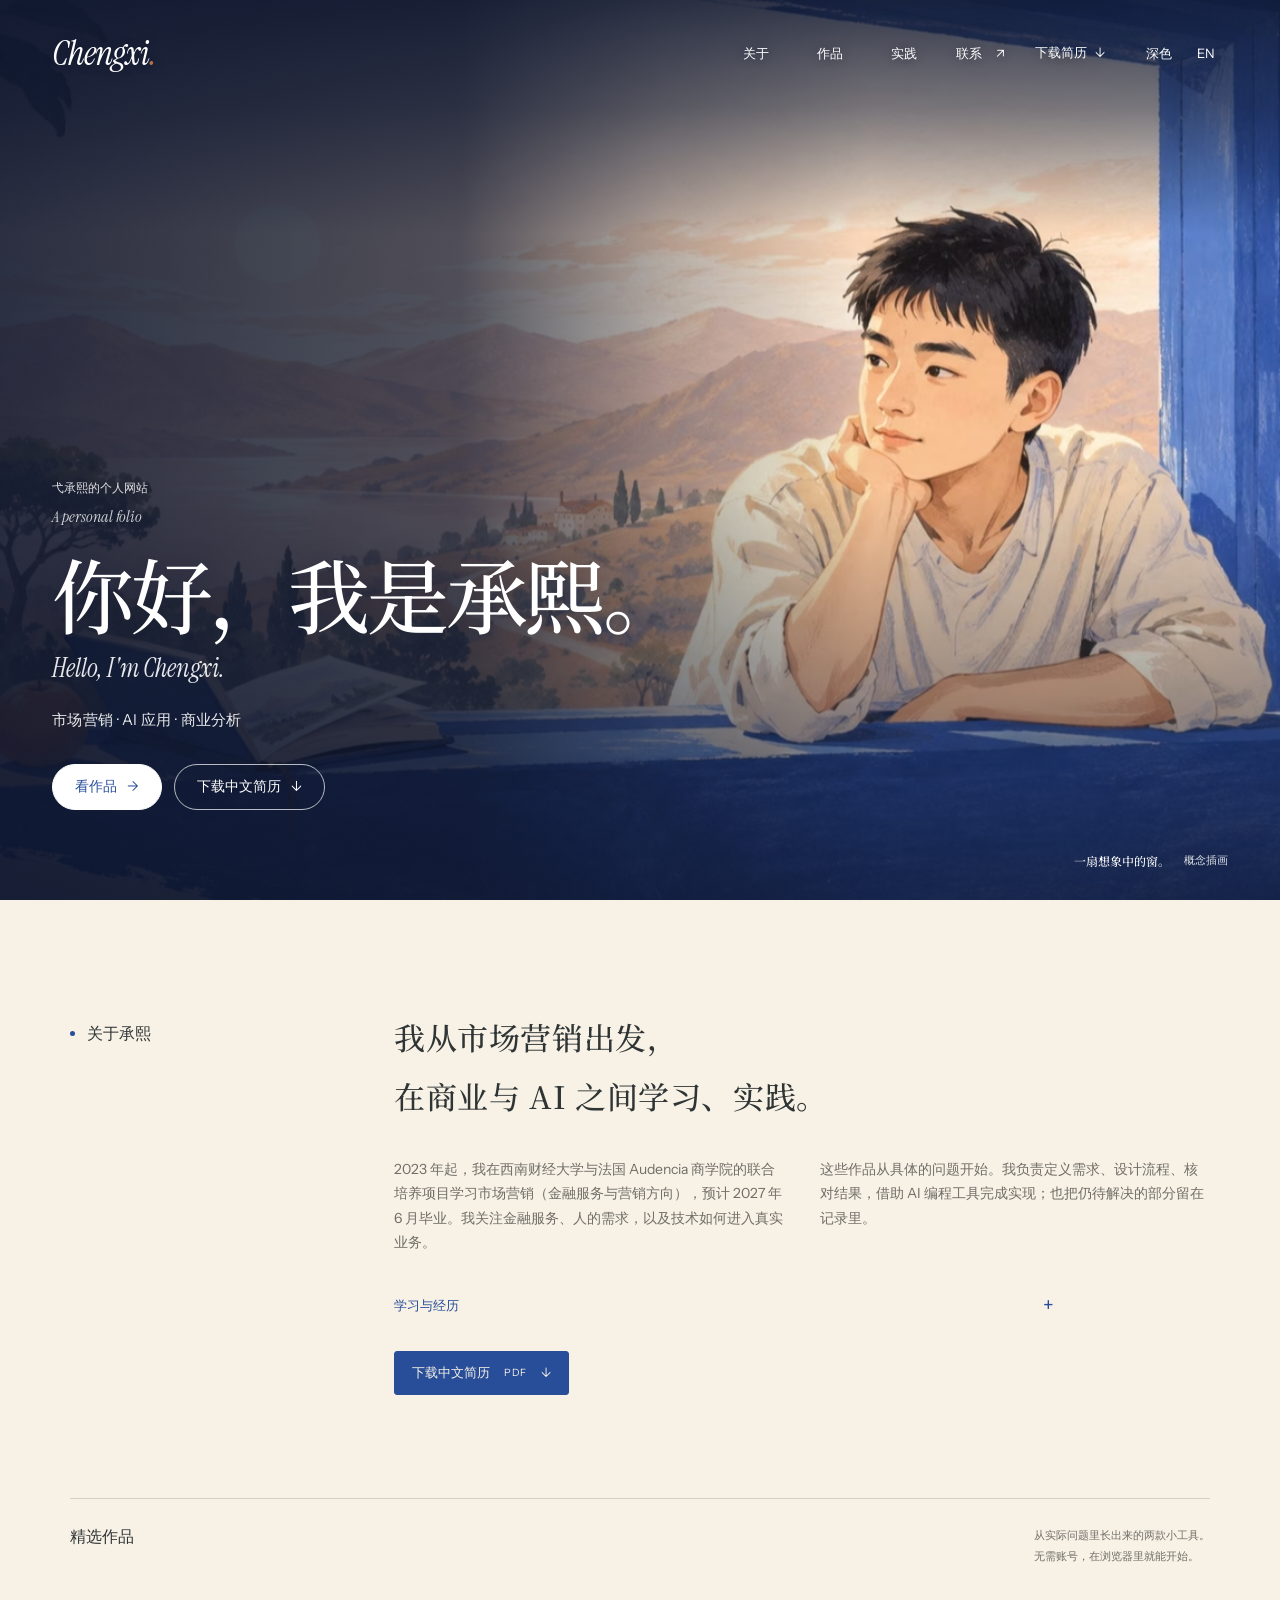
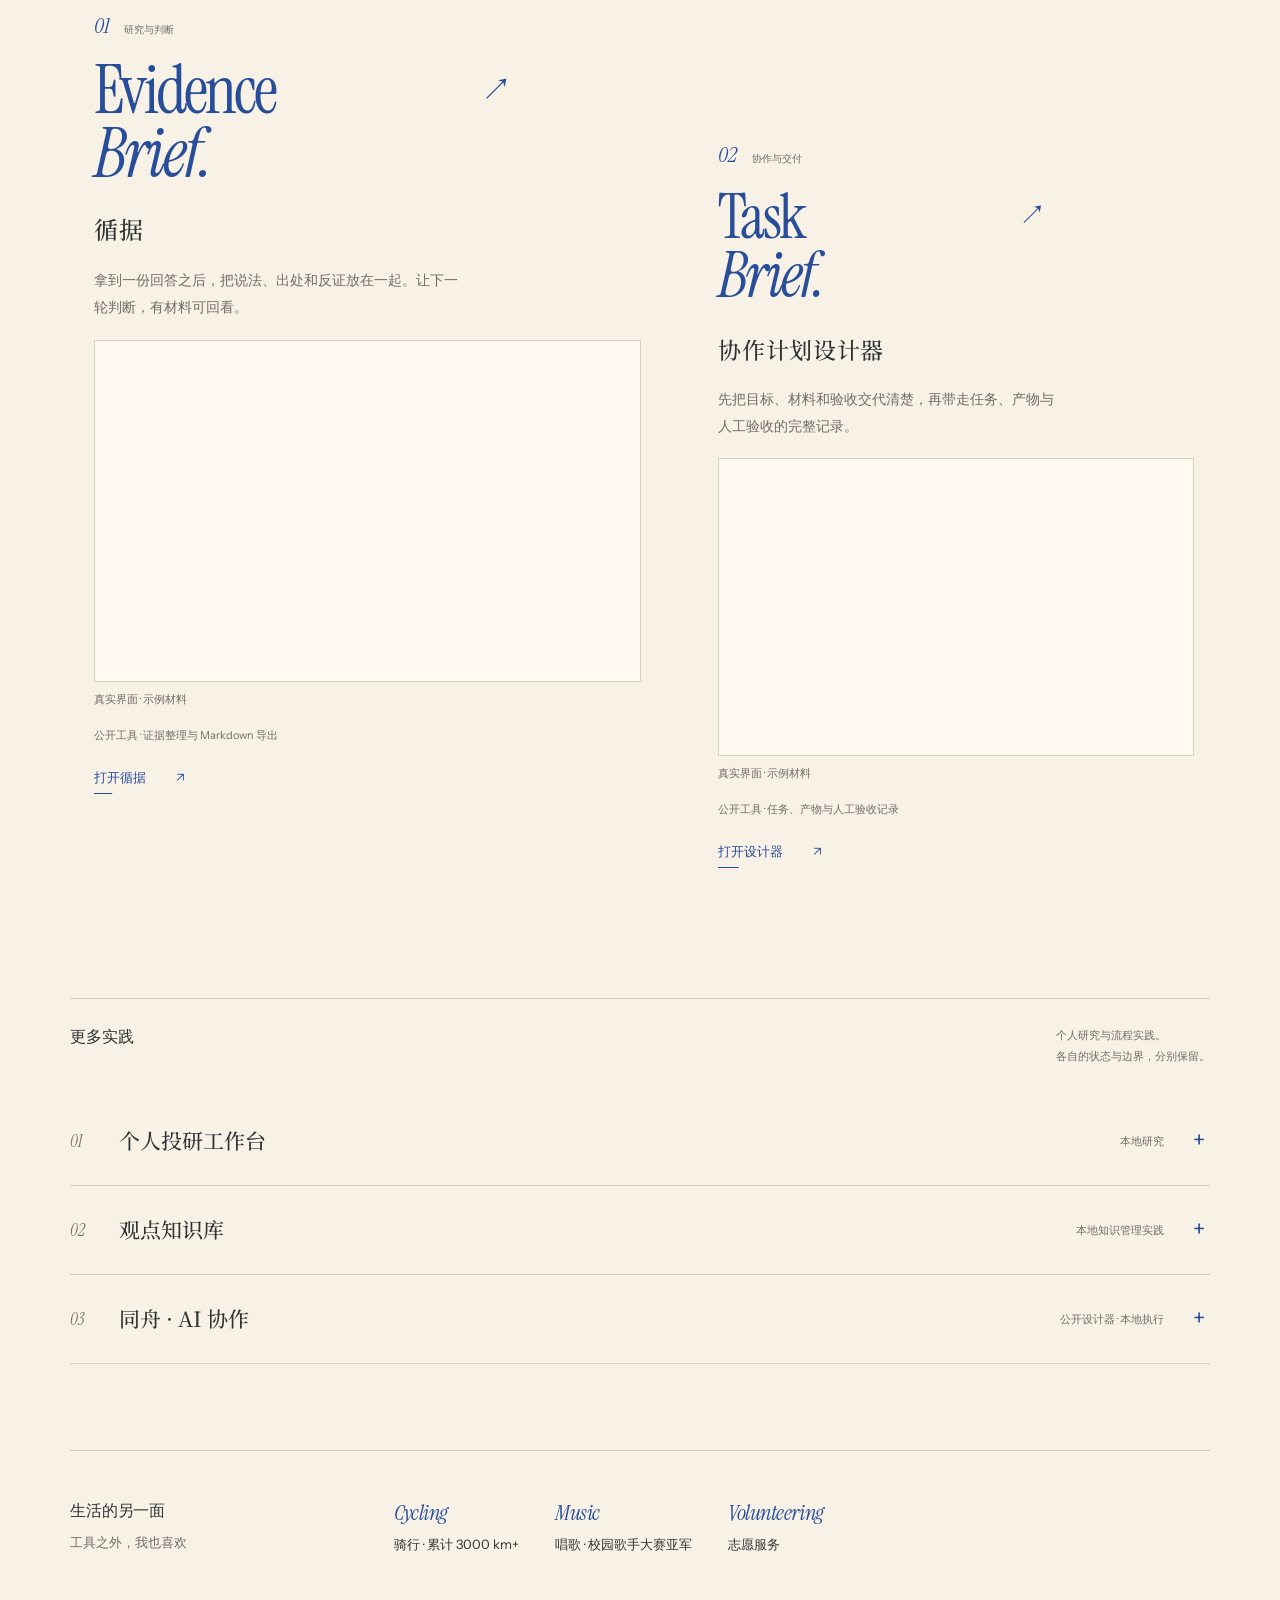
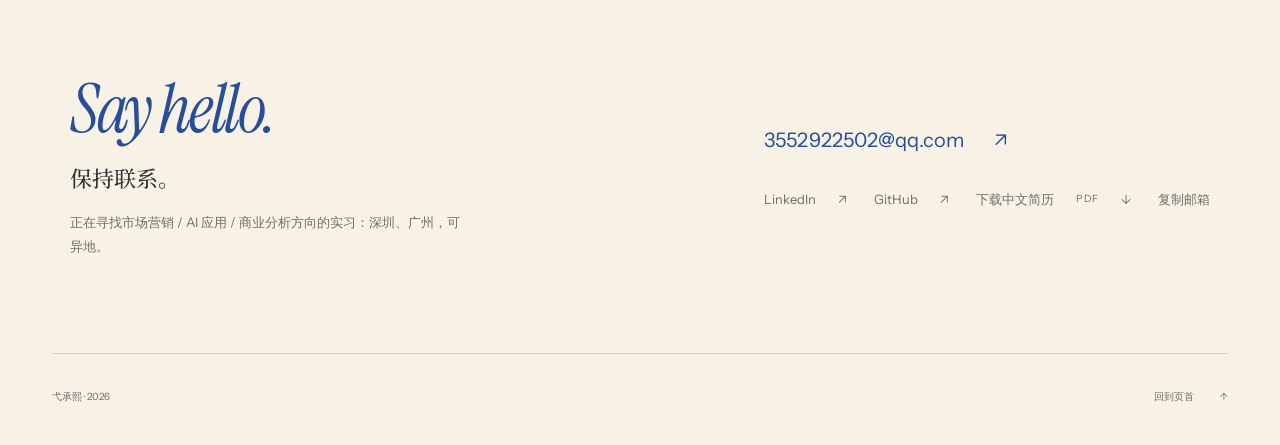
<file: index.html>
<!doctype html>
<html data-theme="light" lang="zh-CN">
<head>
<meta charset="utf-8">
<meta name="viewport" content="width=device-width, initial-scale=1">
<title>弋承熙 · 个人网站</title>
<meta name="description" content="弋承熙（Yi Chengxi）的个人网站。西南财经大学 × Audencia 市场营销（金融服务与营销）2027 届，关注市场营销、AI 应用与商业分析；这里有实习经历、可直接使用的小工具与写明边界的实践记录。">
<meta name="robots" content="index,follow">
<meta name="referrer" content="no-referrer">
<meta http-equiv="Content-Security-Policy" content="default-src 'self'; script-src 'self' 'sha256-GZswJVKRhbGbGTLFk7Y+22JpQ9vmV7Snyugdphkthqc='; style-src 'self'; img-src 'self' data:; font-src 'self'; connect-src 'self'; object-src 'none'; base-uri 'none'; form-action 'none'">
<link rel="canonical" href="https://yichengxi.cn/">
<meta property="og:type" content="website">
<meta property="og:url" content="https://yichengxi.cn/">
<meta property="og:title" content="弋承熙 · 个人网站">
<meta property="og:description" content="弋承熙（Yi Chengxi）的个人网站。西南财经大学 × Audencia 市场营销（金融服务与营销）2027 届，关注市场营销、AI 应用与商业分析；这里有实习经历、可直接使用的小工具与写明边界的实践记录。">
<meta property="og:image" content="https://yichengxi.cn/assets/curiosity-window.png">
<meta property="og:image:width" content="1942">
<meta property="og:image:height" content="809">
<meta property="og:image:alt" content="概念插画：承熙倚在钴蓝色窗边，窗台放着一本书，远处是暖色山水。">
<meta property="og:locale" content="zh_CN">
<meta property="og:locale:alternate" content="en_US">
<meta name="twitter:card" content="summary_large_image">
<meta name="twitter:title" content="弋承熙 · 个人网站">
<meta name="twitter:description" content="弋承熙（Yi Chengxi）的个人网站。西南财经大学 × Audencia 市场营销（金融服务与营销）2027 届，关注市场营销、AI 应用与商业分析；这里有实习经历、可直接使用的小工具与写明边界的实践记录。">
<meta name="twitter:image" content="https://yichengxi.cn/assets/curiosity-window.png">
<meta name="twitter:image:alt" content="概念插画：承熙倚在钴蓝色窗边，窗台放着一本书，远处是暖色山水。">
<link rel="icon" href="assets/favicon.svg" type="image/svg+xml">
<link rel="apple-touch-icon" href="/apple-touch-icon.png">
<meta name="theme-color" content="#f7f1e6">
<script>try{var s=localStorage.getItem('site-theme');if(s!=='light'&&s!=='dark'){s=matchMedia('(prefers-color-scheme: dark)').matches?'dark':'light'}document.documentElement.dataset.theme=s;var m=document.querySelector('meta[name="theme-color"]');if(m)m.content=s==='dark'?'#171d28':'#f7f1e6'}catch(e){document.documentElement.dataset.theme=matchMedia('(prefers-color-scheme: dark)').matches?'dark':'light'}</script>
<link rel="preload" href="assets/fonts/InstrumentSerif-Italic.woff2" as="font" type="font/woff2" crossorigin>
<link rel="preload" href="assets/fonts/ChengxiEditorial-Medium.woff2" as="font" type="font/woff2" crossorigin>
<link rel="stylesheet" href="assets/site.css?v=20261029-content">
<link rel="stylesheet" href="assets/hero-b.css?v=20261029-content">
<script defer src="assets/languages.js?v=20261029-content"></script>
<script defer src="assets/site.js?v=20261029-content"></script>
<script type="application/ld+json">{"@context":"https://schema.org","@type":"ProfilePage","mainEntity":{"@type":"Person","name":"弋承熙","alternateName":"Yi Chengxi","url":"https://yichengxi.cn/","image":"https://yichengxi.cn/assets/curiosity-window.png","description":"西南财经大学 × Audencia 市场营销（金融服务与营销）2027 届学生的个人网站：实习经历、浏览器小工具与写明边界的实践记录。","alumniOf":[{"@type":"CollegeOrUniversity","name":"西南财经大学","alternateName":"Southwestern University of Finance and Economics"},{"@type":"CollegeOrUniversity","name":"Audencia Business School"}],"knowsAbout":["市场营销","金融服务","AI 应用","商业分析"],"knowsLanguage":["zh-CN","en"],"sameAs":["https://github.com/chengxi562-hue","https://www.linkedin.com/in/chengxi-yi-452460428/"]}}</script>
</head>
<body id="top">
<a class="skip" href="#main" data-t="t0">跳到主要内容</a>
<header class="masthead shell on-hero">
  <a class="signature" href="#top" aria-label="承熙，返回页首" data-t-aria-label="fBrandLabel" lang="en">Chengxi<span aria-hidden="true">.</span></a>
  <nav id="site-nav" aria-label="主导航" data-t-aria-label="t89"><a href="#about" data-t="t5">关于</a><a href="#work" data-t="fNavWork">作品</a><a href="#practice" data-t="fNavPractice">实践</a><a href="#contact"><span data-t="t6">联系</span> <span aria-hidden="true">↗</span></a><a class="resume-button" href="assets/resume-yi-chengxi-2026-10-public.pdf?v=20261029b" download="Yi-Chengxi-Resume-ZH.pdf" title="下载中文简历（PDF）" data-t-title="fResumeTitle"><span data-t="fResumeNav">下载简历</span><span aria-hidden="true">↓</span></a></nav>
  <div class="header-controls"><button class="theme-toggle" type="button" aria-pressed="false" hidden>深色</button><button class="language-toggle" type="button" aria-label="Switch to English" hidden>EN</button><button class="nav-toggle" type="button" aria-controls="site-nav" aria-expanded="false" hidden data-t="t2">菜单</button></div>
</header>
<main id="main">
  <section class="opening hero-b" aria-labelledby="hello">
    <div class="opening-title shell"><p class="small-intro"><span data-t="fSmallIntro">弋承熙的个人网站</span><span class="folio-subtitle" lang="en">A personal folio</span></p><h1 id="hello" data-t="fGreeting">你好，我是承熙。</h1><p class="hello-en" lang="en" data-t="fGreetingSub">Hello, I&#x27;m Chengxi.</p><p class="hero-tags" data-t="t12">市场营销 · AI 应用 · 商业分析</p><div class="hero-actions"><a class="hero-cta primary" href="#work"><span data-t="fHeroWork">看作品</span><span aria-hidden="true">→</span></a><a class="hero-cta" href="assets/resume-yi-chengxi-2026-10-public.pdf?v=20261029b" download="Yi-Chengxi-Resume-ZH.pdf"><span data-t="fResume">下载中文简历</span><span aria-hidden="true">↓</span></a></div></div>
    <figure class="opening-figure"><div class="image-window"><picture><source type="image/avif" srcset="assets/curiosity-window-1200.avif 1200w, assets/curiosity-window-1940.avif 1940w" sizes="(max-width:760px) 240vh, 100vw"><source type="image/jpeg" srcset="assets/curiosity-window-1200.jpg 1200w, assets/curiosity-window-1942.jpg 1942w" sizes="(max-width:760px) 240vh, 100vw"><img src="assets/curiosity-window.png" alt="概念插画：承熙倚在钴蓝色窗边，窗台放着一本书，远处是暖色山水。" data-t-alt="fImageAlt" width="1942" height="809" fetchpriority="high" decoding="async"></picture></div><figcaption class="shell"><span data-t="fWindowNote">一扇想象中的窗。</span><span data-t="fImageCredit">概念插画</span></figcaption></figure>
  </section>
  <section class="introduction reading-shell" id="about" aria-labelledby="about-title">
    <div class="section-note"><span class="section-dot" aria-hidden="true"></span><h2 id="about-title" data-t="fAboutTitle">关于承熙</h2></div>
    <div class="introduction-copy"><p class="introduction-lead" data-t="fIntroLead">我从市场营销出发，
在商业与 AI 之间学习、实践。</p><div class="introduction-detail"><p data-t="fIntroBackground">2023 年起，我在西南财经大学与法国 Audencia 商学院的联合培养项目学习市场营销（金融服务与营销方向），预计 2027 年 6 月毕业。我关注金融服务、人的需求，以及技术如何进入真实业务。</p><p data-t="fIntroRole">这些作品从具体的问题开始。我负责定义需求、设计流程、核对结果，借助 AI 编程工具完成实现；也把仍待解决的部分留在记录里。</p></div>
      <details class="experience-notes"><summary><span data-t="fExperienceTitle">学习与经历</span><span aria-hidden="true">+</span></summary><div class="experience-content"><p class="education"><strong data-t="fEducation">西南财经大学 × Audencia</strong><span data-t="t81">市场营销（金融服务与营销）· 2023.09 — 2027.06（预计毕业）</span></p><p class="education"><strong data-t="fPaperLabel">论文</strong><span data-t="fPaper">《保险科技在车险风险控制中的应用研究》获国际期刊 Finance & Economics 录用（独立作者，2026.06）。</span></p><p class="education"><strong data-t="fThesisLabel">毕业论文 · 开题阶段</strong><span data-t="fThesis">个人 AI 助手的信息披露方式如何影响用户使用意愿——以感知信息透明度为中介的情境实验研究，进行中。</span></p><p class="education"><strong data-t="fHonorsLabel">荣誉</strong><span data-t="fHonors">校级优秀共青团员、校级优秀共青团干部、社会工作与志愿服务奖、第三十三期团校优秀学员。</span></p><p class="exp-group" data-t="fGroupWork">实习</p><ol class="timeline">
        <li><time>2026.05 — 07</time><h3 data-t="t74">四川银行 · 成都分行营业部市场营销部实习生</h3><p data-t="t75">日均接待个人及对公客户 40+ 人次，了解需求后推介理财、存款等零售产品，协助完成多笔销售转化。</p></li><li><time>2026.03 — 04</time><h3 data-t="t76">成都高投创业投资有限公司 · 投资服务部实习生</h3><p data-t="t77">参与四川省成果转化投资引导基金子基金管理机构遴选，完成标书填写与路演 PPT；完成 5 支创投基金税收优惠申报；参与公文起草，整理尽调材料并维护直投业务台账。</p></li><li><time>2025.07 — 09</time><h3 data-t="t78">四川星途领航商用飞机 · 国际合作部海外销售支持</h3><p data-t="t79">跟进电子科技大学 × 腾盾科创联合主办的 Commercial UAVs 国际夏令营（20 名哈利法大学学生），统筹物料与场地；独立策划并执行四川文化体验活动。</p></li><li><time>2024.01 — 02</time><h3 data-t="fAiaTitle">友邦保险（香港）· IBEP 项目</h3><p data-t="fAiaText">完成保险产品设计、风险评估、客户画像分析等 5 个模块，结业成绩前 20%，获管培生直通资格。</p></li>
      </ol><p class="exp-group" data-t="fGroupCampus">校园与实践</p><ol class="timeline"><li><time>2025.01 — 08</time><h3 data-t="fPracticeTripTitle">社会实践 · 三下乡与“青衿引财”</h3><p data-t="fPracticeTripText">设计并讲授财经素养与科技应用课程，活动获中国日报网等 6 家媒体报道；运营“青衿引财”公众号，独立撰写 7 篇推文，累计阅读 5000+；团队获校级优秀实践团队二等奖。</p></li><li><time>2024.01 — 2025.12</time><h3 data-t="fCmauTitle">全国大学生市场研究与商业策划大赛（CMAU）· 两届</h3><p data-t="fCmauText">第三届任队长，带 5 人团队完成众邦银行品牌年轻化调研与营销方案，获校内选拔赛二等奖；第五届负责恒安标准人寿项目调研与用户数据分析，提出以播客为载体的 O2O 营销方案，团队获校内三等奖。</p></li><li><time>2024.03 — 2025.06</time><h3 data-t="fLeagueTitle">西南财经大学校团委 · 志愿者工作部负责人 / 社会实践部副部长</h3><p data-t="fLeagueText">统筹志愿活动调度，参与 2024“一带一路”合作媒体论坛、研究生考务、百年校庆等大型志愿服务，跨部门对接校内多个单位。</p></li><li><time>2024.01</time><h3 data-t="fHkuTitle">香港大学中国商业学院 · 学术综合培育项目</h3><p data-t="fHkuText">担任队长，完成 27 页《世界大学排名研究》报告与英文展示，覆盖 QS / THE / US News 三大排名体系。</p></li></ol><p class="exp-group" data-t="fGroupSkills">技能</p><p class="education"><strong data-t="fLangLabel">语言</strong><span data-t="fLang">中文（母语）；英语 IELTS 6.5 · CET-6 544。</span></p><p class="education"><strong data-t="fDataLabel">数据与工具</strong><span data-t="fData">Excel 问卷数据处理与统计分析、见数（Credamo）；能设计指标体系与自动化校验规则。</span></p><p class="education"><strong data-t="fAiLabel">AI 辅助工作</strong><span data-t="fAi">需求拆解、流程设计与结果复核，重视信息来源和输出边界。</span></p></div></details><a class="resume-button resume-about" href="assets/resume-yi-chengxi-2026-10-public.pdf?v=20261029b" download="Yi-Chengxi-Resume-ZH.pdf"><span data-t="fResume">下载中文简历</span><span class="resume-format">PDF</span><span aria-hidden="true">↓</span></a>
    </div>
  </section>
  <section class="selected-work reading-shell" id="work" aria-labelledby="work-title"><span class="anchor-alias" id="tools" aria-hidden="true"></span><span class="anchor-alias" id="tool-start" aria-hidden="true"></span>
    <div class="work-heading"><h2 id="work-title" data-t="fWorkTitle">精选作品</h2><p data-t="fWorkNote">从实际问题里长出来的两款小工具。
无需账号，在浏览器里就能开始。</p></div>
    <div class="work-composition">
      <article class="work-feature evidence"><p class="work-kicker"><span lang="en">01</span><span data-t="fEvidenceCategory">研究与判断</span></p><a class="work-title-link" href="tools/evidence-brief/"><span class="work-english" lang="en">Evidence<br><i>Brief.</i></span><span class="work-arrow" aria-hidden="true">↗</span><h3 data-t="fEvidenceTitle">循据</h3></a><p class="work-description" data-t="fEvidenceDescription">拿到一份回答之后，把说法、出处和反证放在一起。让下一轮判断，有材料可回看。</p><figure class="work-preview"><a href="tools/evidence-brief/" class="work-preview-link"><picture><source type="image/avif" srcset="assets/og-evidence-brief.avif"><img src="assets/og-evidence-brief.png" alt="循据的真实界面：研究问题、说法清单与人工复核状态，使用公开示例材料。" data-t-alt="fEvidencePreviewAlt" width="1440" height="900" loading="lazy" decoding="async"></picture></a><figcaption data-t="fPreviewNote">真实界面 · 示例材料</figcaption></figure><p class="work-caption" data-t="fEvidenceCaption">公开工具 · 证据整理与 Markdown 导出</p><a class="quiet-link" href="tools/evidence-brief/"><span data-t="fEvidenceOpen">打开循据</span><span aria-hidden="true">↗</span></a></article>
      <article class="work-feature task"><p class="work-kicker"><span lang="en">02</span><span data-t="fTaskCategory">协作与交付</span></p><a class="work-title-link" href="tools/task-brief/"><span class="work-english" lang="en">Task<br><i>Brief.</i></span><span class="work-arrow" aria-hidden="true">↗</span><h3 data-t="fTaskTitle">协作计划设计器</h3></a><p class="work-description" data-t="fTaskDescription">先把目标、材料和验收交代清楚，再带走任务、产物与人工验收的完整记录。</p><figure class="work-preview"><a href="tools/task-brief/" class="work-preview-link"><picture><source type="image/avif" srcset="assets/og-task-brief.avif"><img src="assets/og-task-brief.png" alt="Task Brief 的真实输出界面：执行任务单与复核任务单，使用合成示例材料。" data-t-alt="fTaskPreviewAlt" width="1440" height="900" loading="lazy" decoding="async"></picture></a><figcaption data-t="fPreviewNote">真实界面 · 示例材料</figcaption></figure><p class="work-caption" data-t="fTaskCaption">公开工具 · 任务、产物与人工验收记录</p><a class="quiet-link" href="tools/task-brief/"><span data-t="fTaskOpen">打开设计器</span><span aria-hidden="true">↗</span></a></article>
    </div>
  </section>
  <section class="more-practice reading-shell" id="practice" aria-labelledby="practice-title"><span class="anchor-alias" id="approach" aria-hidden="true"></span><div class="work-heading"><h2 id="practice-title" data-t="fPracticeTitle">更多实践</h2><p data-t="fPracticeNote">个人研究与流程实践。
各自的状态与边界，分别保留。</p></div><div class="practice-list"><details class="practice" id="research"><summary><span class="practice-no" aria-hidden="true">01</span><span class="practice-name" data-t="t22">个人投研工作台</span><span class="practice-state" data-t="fResearchStatus">本地研究</span><span class="practice-plus" aria-hidden="true">+</span></summary><div class="practice-body"><span class="anchor-alias" id="project-research" aria-hidden="true"></span><p class="practice-intro" data-t="t23">把分散的信息整理成可追溯的研究流程。</p><div class="case"><div class="case-part" id="research-part-0"><span class="anchor-alias" id="case-research-0" aria-hidden="true"></span><h4 data-t="t25">问题</h4><p data-t="t26">信息来源分散，输出可能悄悄过期；需要知道每条结论从哪里来、何时失效。</p></div>
<div class="case-part" id="research-part-1"><span class="anchor-alias" id="case-research-1" aria-hidden="true"></span><h4 data-t="t27">我的工作</h4><p data-t="t28">定义来源、时效、失败条件与验收标准，组织 AI 工具按边界实现，并核对来源与输出记录。</p></div>
<div class="case-part" id="research-part-2"><span class="anchor-alias" id="case-research-2" aria-hidden="true"></span><h4 data-t="t29">结果与边界</h4><p data-t="t30">形成可追溯的研究流程和检查规则。项目用于个人研究，不作为收益表现或交易能力的证明。</p></div></div><a class="quiet-link" href="tools/evidence-brief/" data-t="r3">用循据整理证据 ↗</a></div></details><details class="practice" id="knowledge"><summary><span class="practice-no" aria-hidden="true">02</span><span class="practice-name" data-t="t33">观点知识库</span><span class="practice-state" data-t="fKnowledgeStatus">本地知识管理实践</span><span class="practice-plus" aria-hidden="true">+</span></summary><div class="practice-body"><span class="anchor-alias" id="project-knowledge" aria-hidden="true"></span><p class="practice-intro" data-t="t34">让视频里的信息，成为可以回看的材料。</p><div class="case"><div class="case-part" id="knowledge-part-0"><span class="anchor-alias" id="case-knowledge-0" aria-hidden="true"></span><h4 data-t="t36">问题</h4><p data-t="t37">长视频里的观点难以回看，摘录脱离上下文后就失去来源。</p></div>
<div class="case-part" id="knowledge-part-1"><span class="anchor-alias" id="case-knowledge-1" aria-hidden="true"></span><h4 data-t="t38">我的工作</h4><p data-t="t39">设计转写、来源时间戳、归档结构与增量处理规则，并定义抽取格式与检查方式。</p></div>
<div class="case-part" id="knowledge-part-2"><span class="anchor-alias" id="case-knowledge-2" aria-hidden="true"></span><h4 data-t="t40">结果与边界</h4><p data-t="t41">形成带来源线索的可回看资料库。重要结论仍回到原始材料核对，避免摘录丢失上下文。</p></div></div></div></details><details class="practice" id="collaboration"><summary><span class="practice-no" aria-hidden="true">03</span><span class="practice-name" data-t="t44">同舟 · AI 协作</span><span class="practice-state" data-t="fCollaborationStatus">公开设计器 · 本地执行</span><span class="practice-plus" aria-hidden="true">+</span></summary><div class="practice-body"><span class="anchor-alias" id="project-collaboration" aria-hidden="true"></span><p class="practice-intro" data-t="t45">把任务、依赖与验收连起来；公开设计计划，本地执行队列。</p><div class="case"><div class="case-part" id="collaboration-part-0"><span class="anchor-alias" id="case-collaboration-0" aria-hidden="true"></span><h4 data-t="t47">问题</h4><p data-t="t48">工具越多，越容易把“生成了内容”误认为“完成了交付”。</p></div>
<div class="case-part" id="collaboration-part-1"><span class="anchor-alias" id="case-collaboration-1" aria-hidden="true"></span><h4 data-t="t49">我的工作</h4><p data-t="t50">定义任务范围、协作分工与停止条件，借助 AI 工具完成实现，再核对实际产物与检查记录。</p></div>
<div class="case-part" id="collaboration-part-2"><span class="anchor-alias" id="case-collaboration-2" aria-hidden="true"></span><h4 data-t="t51">结果与边界</h4><p data-t="t52">已跑通真实计划、初稿与复核链；2026 年 10 月起，本地版扩展为统一调度队列与工作台，全量回归 538 项通过。公开设计器可导出工作流；执行仍需自己的本地环境，节省比例尚未量化。</p></div></div><a class="quiet-link" href="projects/tongzhou/" data-t="q0">查看同舟项目与设计器 ↗</a></div></details></div></section>
  <section class="life reading-shell" aria-labelledby="life-title"><div class="life-heading"><h2 id="life-title" data-t="fLifeTitle">生活的另一面</h2><p data-t="fLifeIntro">工具之外，我也喜欢</p></div><ul class="interests"><li><span lang="en">Cycling</span><span data-t="t70">骑行 · 累计 3000 km+</span></li><li><span lang="en">Music</span><span data-t="t71">唱歌 · 校园歌手大赛亚军</span></li><li><span lang="en">Volunteering</span><span data-t="t72">志愿服务</span></li></ul></section>
  <section class="contact reading-shell" id="contact" aria-labelledby="contact-title"><div class="contact-intro"><p lang="en">Say hello.</p><h2 id="contact-title" data-t="fContactTitle">保持联系。</h2><div class="contact-availability" data-t="fAvailability">正在寻找市场营销 / AI 应用 / 商业分析方向的实习：深圳、广州，可异地。</div></div><div class="contact-details"><a class="email" href="mailto:3552922502@qq.com">3552922502@qq.com <span aria-hidden="true">↗</span></a><nav aria-label="外部主页" data-t-aria-label="fExternalNav"><a href="https://www.linkedin.com/in/chengxi-yi-452460428/" target="_blank" rel="noopener noreferrer">LinkedIn <span aria-hidden="true">↗</span></a><a href="https://github.com/chengxi562-hue" target="_blank" rel="noopener noreferrer">GitHub <span aria-hidden="true">↗</span></a><a href="assets/resume-yi-chengxi-2026-10-public.pdf?v=20261029b" download="Yi-Chengxi-Resume-ZH.pdf"><span data-t="fResume">下载中文简历</span><span class="resume-format">PDF</span><span aria-hidden="true">↓</span></a><button class="copy" type="button" data-email="3552922502@qq.com" hidden data-t="t85">复制邮箱</button></nav><span class="copy-status" role="status"></span></div></section>
</main>
<footer class="footer shell"><p data-t="fFooter">弋承熙 · 2026</p><a href="#top"><span data-t="fBackTop">回到页首</span><span aria-hidden="true">↑</span></a></footer>
</body>
</html>
</file>
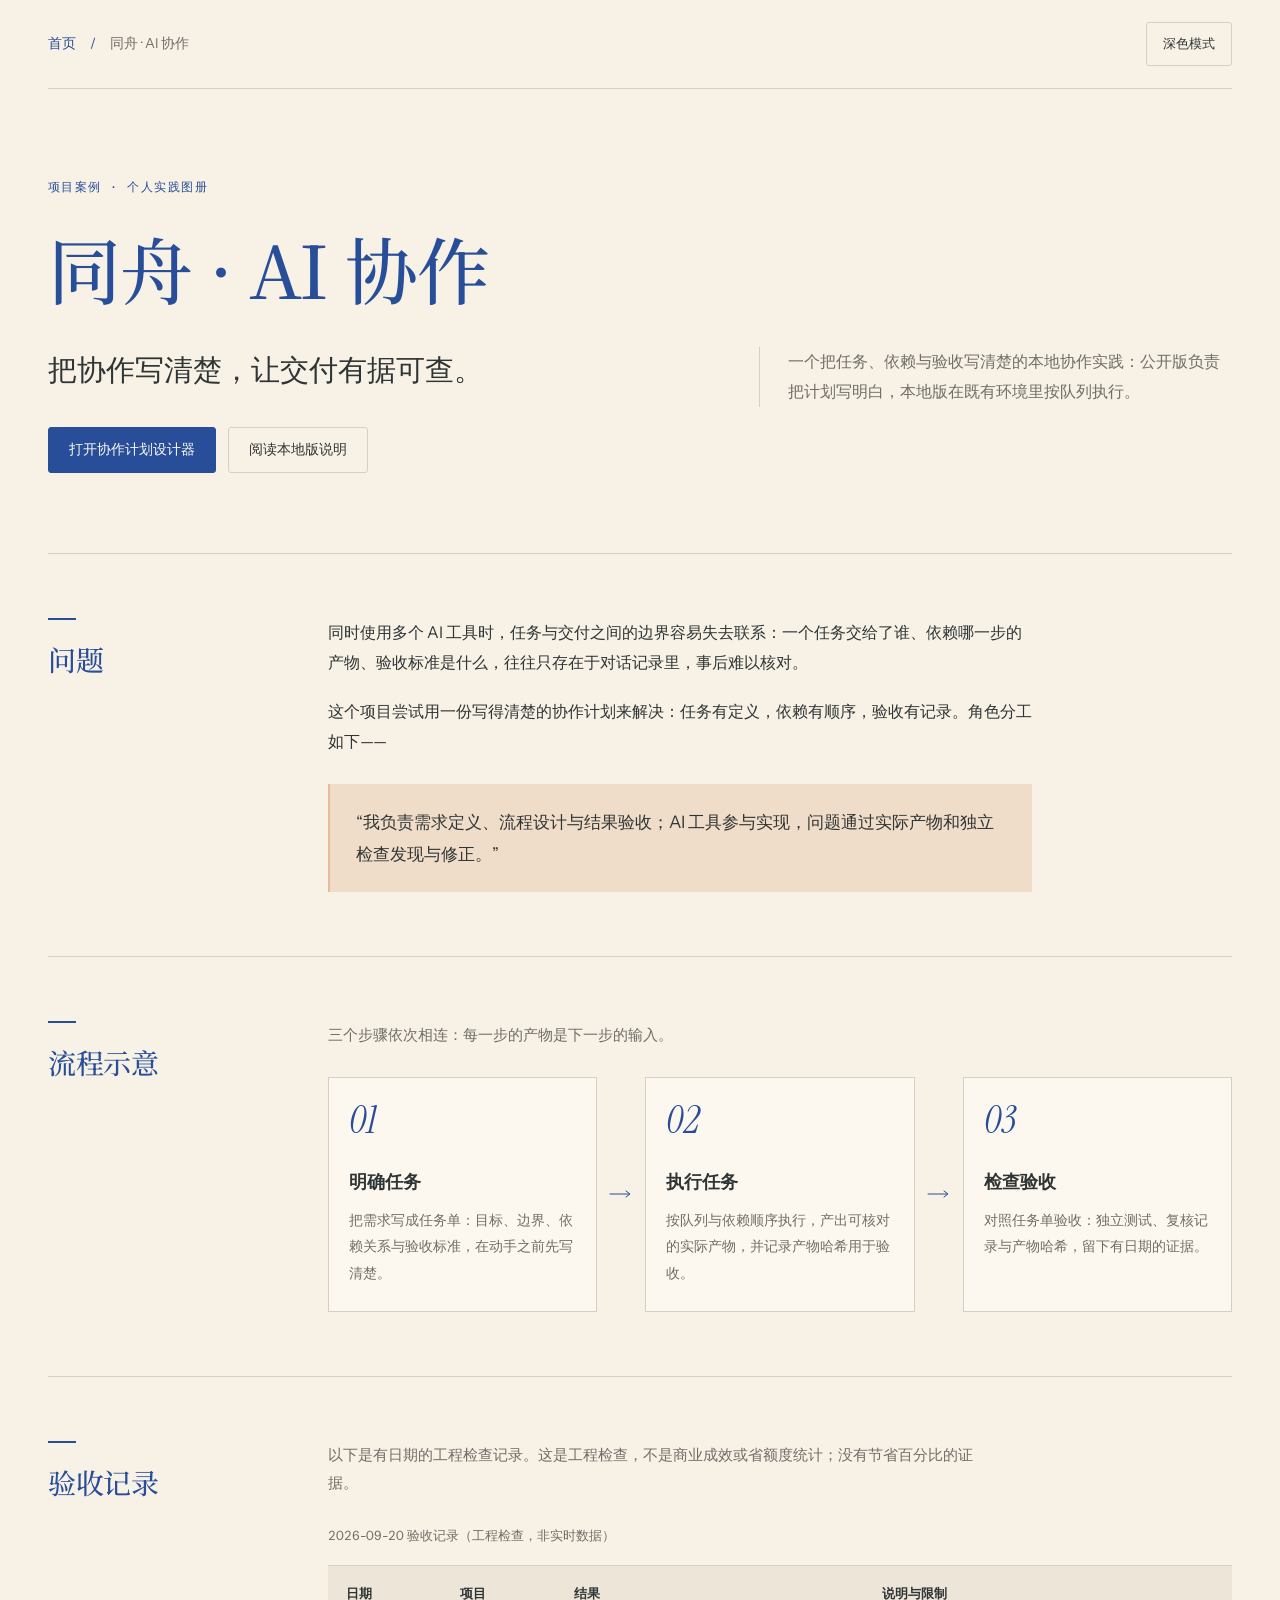
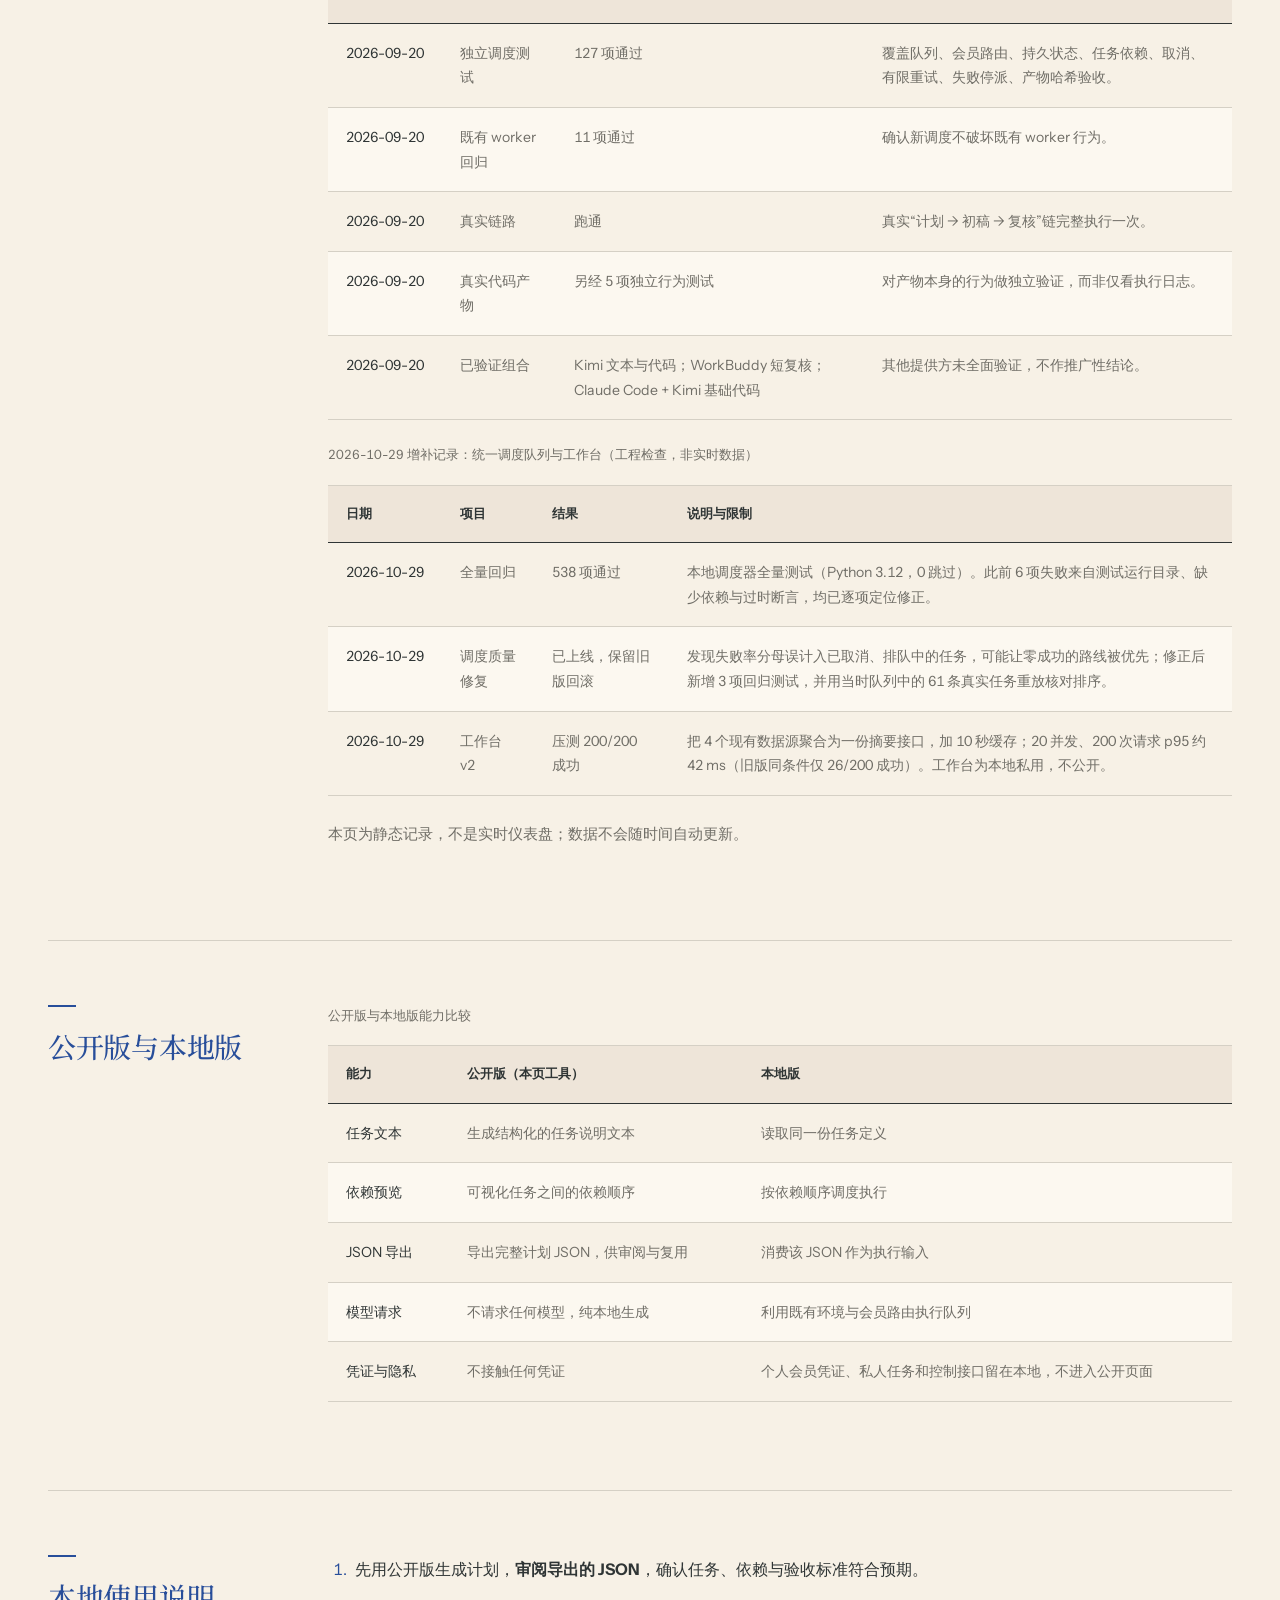
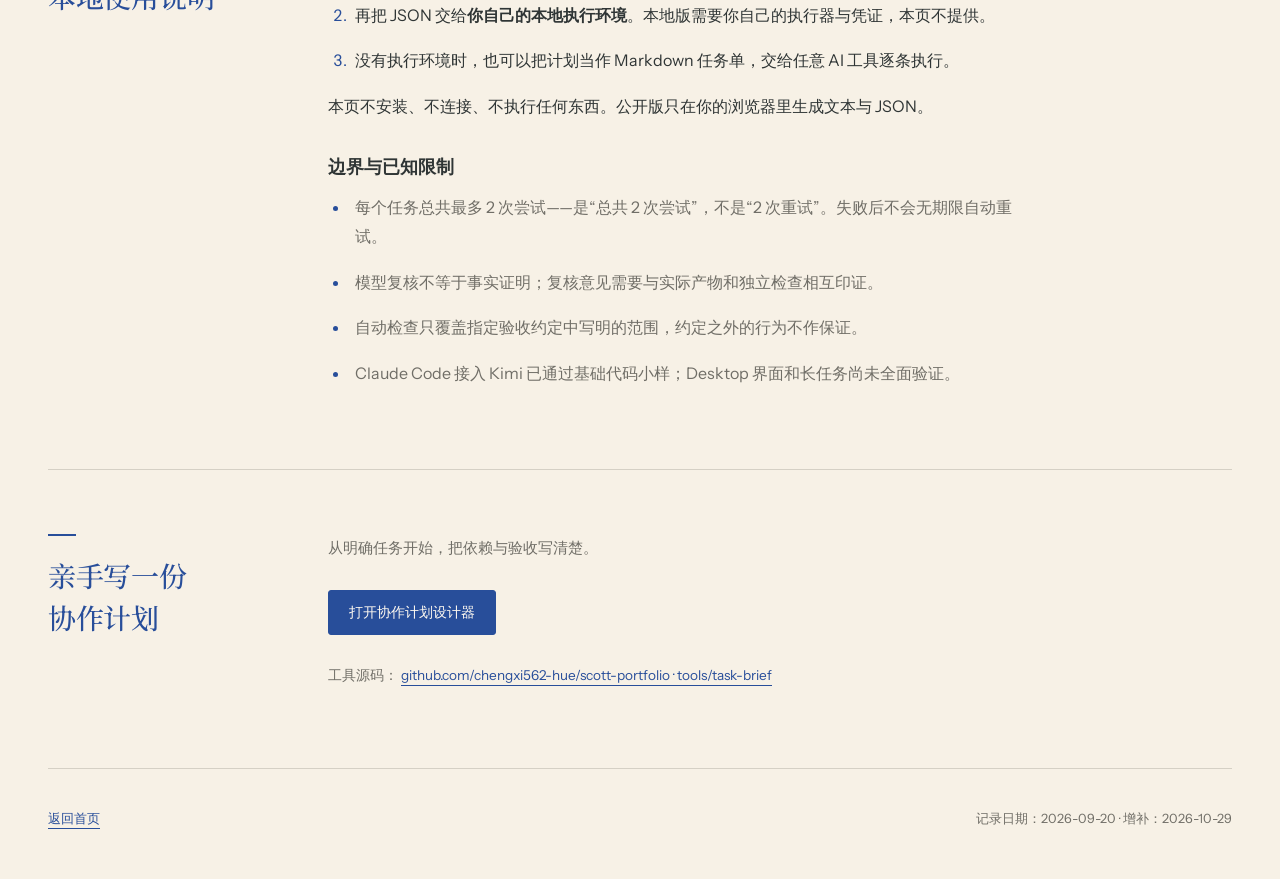
<file: projects/tongzhou/index.html>
<!DOCTYPE html>
<html lang="zh-CN">
<head>
<meta charset="UTF-8">
<meta name="viewport" content="width=device-width, initial-scale=1.0">
<meta http-equiv="Content-Security-Policy" content="default-src 'self'; script-src 'self' 'sha256-ltyRjh8gTlxfJNa/5dhahKrnD0l+4bD6GaAC2dw7V3c='; style-src 'self'; connect-src 'self'; object-src 'none'; base-uri 'none'; form-action 'none'">
<script>try{var s=localStorage.getItem('site-theme');if(s!=='light'&&s!=='dark'){s=matchMedia('(prefers-color-scheme: dark)').matches?'dark':'light'}document.documentElement.dataset.theme=s;var m=document.querySelector('meta[name="theme-color"]');if(m)m.content=s==='dark'?'#171d28':'#f7f1e6'}catch(e){}</script>
<title>同舟 · AI 协作 — 把协作写清楚，让交付有据可查 | 项目案例</title>
<meta name="description" content="同舟 · AI 协作：一个把任务、依赖与验收写清楚的本地协作实践。公开版生成任务文本、依赖预览与 JSON，不请求模型；本地版利用既有环境执行队列。">
<link rel="canonical" href="https://yichengxi.cn/projects/tongzhou/">
<meta property="og:type" content="article">
<meta property="og:title" content="同舟 · AI 协作 — 把协作写清楚，让交付有据可查">
<meta property="og:description" content="一个把任务、依赖与验收写清楚的本地协作实践。公开版生成任务文本、依赖预览与 JSON；本地版利用既有环境执行队列。">
<meta property="og:image" content="https://yichengxi.cn/assets/yi-chengxi-illustrated.jpg">
<meta property="og:image:width" content="1122">
<meta property="og:image:height" content="1402">
<meta name="twitter:card" content="summary">
<meta property="og:url" content="https://yichengxi.cn/projects/tongzhou/">
<link rel="icon" href="../../assets/favicon.svg">
<link rel="apple-touch-icon" href="/apple-touch-icon.png">
<link rel="stylesheet" href="case.css?v=20260923-folio">
</head>
<body>
<a class="skip-link" href="#main">跳到主要内容</a>

<header class="site-header">
  <nav class="nav" aria-label="主导航">
    <a class="nav-home" href="../../">首页</a>
    <span class="nav-sep" aria-hidden="true">/</span>
    <span class="nav-current" aria-current="page">同舟 · AI 协作</span>
    <button type="button" id="theme-toggle" class="theme-toggle" aria-pressed="false">深色模式</button>
  </nav>
</header>

<main id="main">

  <section class="hero" aria-labelledby="page-title">
    <p class="kicker">项目案例 · 个人实践图册</p>
    <h1 id="page-title">同舟 · AI 协作</h1>
    <p class="lede">把协作写清楚，让交付有据可查。</p>
    <p class="hero-note">一个把任务、依赖与验收写清楚的本地协作实践：公开版负责把计划写明白，本地版在既有环境里按队列执行。</p>
    <div class="hero-actions">
      <a class="btn btn-primary" href="../../tools/task-brief/">打开协作计划设计器</a>
      <a class="btn btn-secondary" href="#local">阅读本地版说明</a>
    </div>
  </section>

  <hr class="rule" aria-hidden="true">

  <section class="section" aria-labelledby="sec-problem">
    <h2 id="sec-problem">问题</h2>
    <div class="prose">
      <p>同时使用多个 AI 工具时，任务与交付之间的边界容易失去联系：一个任务交给了谁、依赖哪一步的产物、验收标准是什么，往往只存在于对话记录里，事后难以核对。</p>
      <p>这个项目尝试用一份写得清楚的协作计划来解决：任务有定义，依赖有顺序，验收有记录。角色分工如下——</p>
      <blockquote class="quote">
        <p>“我负责需求定义、流程设计与结果验收；AI 工具参与实现，问题通过实际产物和独立检查发现与修正。”</p>
      </blockquote>
    </div>
  </section>

  <hr class="rule" aria-hidden="true">

  <section class="section" aria-labelledby="sec-flow">
    <h2 id="sec-flow">流程示意</h2>
    <p class="section-note">三个步骤依次相连：每一步的产物是下一步的输入。</p>
    <ol class="flow" role="list">
      <li class="flow-step">
        <div class="flow-card">
          <span class="flow-num" aria-hidden="true">01</span>
          <h3>明确任务</h3>
          <p>把需求写成任务单：目标、边界、依赖关系与验收标准，在动手之前先写清楚。</p>
        </div>
      </li>
      <li class="flow-connector" aria-hidden="true">
        <svg viewBox="0 0 48 24" width="48" height="24" focusable="false" aria-hidden="true"><path d="M2 12 H40 M34 6 L42 12 L34 18" fill="none" stroke="currentColor" stroke-width="2" stroke-linecap="round" stroke-linejoin="round"/></svg>
      </li>
      <li class="flow-step">
        <div class="flow-card">
          <span class="flow-num" aria-hidden="true">02</span>
          <h3>执行任务</h3>
          <p>按队列与依赖顺序执行，产出可核对的实际产物，并记录产物哈希用于验收。</p>
        </div>
      </li>
      <li class="flow-connector" aria-hidden="true">
        <svg viewBox="0 0 48 24" width="48" height="24" focusable="false" aria-hidden="true"><path d="M2 12 H40 M34 6 L42 12 L34 18" fill="none" stroke="currentColor" stroke-width="2" stroke-linecap="round" stroke-linejoin="round"/></svg>
      </li>
      <li class="flow-step">
        <div class="flow-card">
          <span class="flow-num" aria-hidden="true">03</span>
          <h3>检查验收</h3>
          <p>对照任务单验收：独立测试、复核记录与产物哈希，留下有日期的证据。</p>
        </div>
      </li>
    </ol>
  </section>

  <hr class="rule" aria-hidden="true">

  <section class="section" aria-labelledby="sec-record">
    <h2 id="sec-record">验收记录</h2>
    <p class="section-note">以下是有日期的工程检查记录。这是工程检查，不是商业成效或省额度统计；没有节省百分比的证据。</p>
    <div class="table-wrap">
      <table class="record-table">
        <caption>2026-09-20 验收记录（工程检查，非实时数据）</caption>
        <thead>
          <tr>
            <th scope="col">日期</th>
            <th scope="col">项目</th>
            <th scope="col">结果</th>
            <th scope="col">说明与限制</th>
          </tr>
        </thead>
        <tbody>
          <tr>
            <td>2026-09-20</td>
            <td>独立调度测试</td>
            <td>127 项通过</td>
            <td>覆盖队列、会员路由、持久状态、任务依赖、取消、有限重试、失败停派、产物哈希验收。</td>
          </tr>
          <tr>
            <td>2026-09-20</td>
            <td>既有 worker 回归</td>
            <td>11 项通过</td>
            <td>确认新调度不破坏既有 worker 行为。</td>
          </tr>
          <tr>
            <td>2026-09-20</td>
            <td>真实链路</td>
            <td>跑通</td>
            <td>真实“计划 → 初稿 → 复核”链完整执行一次。</td>
          </tr>
          <tr>
            <td>2026-09-20</td>
            <td>真实代码产物</td>
            <td>另经 5 项独立行为测试</td>
            <td>对产物本身的行为做独立验证，而非仅看执行日志。</td>
          </tr>
          <tr>
            <td>2026-09-20</td>
            <td>已验证组合</td>
            <td>Kimi 文本与代码；WorkBuddy 短复核；Claude Code + Kimi 基础代码</td>
            <td>其他提供方未全面验证，不作推广性结论。</td>
          </tr>
        </tbody>
      </table>
    </div>
    <div class="table-wrap">
      <table class="record-table">
        <caption>2026-10-29 增补记录：统一调度队列与工作台（工程检查，非实时数据）</caption>
        <thead>
          <tr>
            <th scope="col">日期</th>
            <th scope="col">项目</th>
            <th scope="col">结果</th>
            <th scope="col">说明与限制</th>
          </tr>
        </thead>
        <tbody>
          <tr>
            <td>2026-10-29</td>
            <td>全量回归</td>
            <td>538 项通过</td>
            <td>本地调度器全量测试（Python 3.12，0 跳过）。此前 6 项失败来自测试运行目录、缺少依赖与过时断言，均已逐项定位修正。</td>
          </tr>
          <tr>
            <td>2026-10-29</td>
            <td>调度质量修复</td>
            <td>已上线，保留旧版回滚</td>
            <td>发现失败率分母误计入已取消、排队中的任务，可能让零成功的路线被优先；修正后新增 3 项回归测试，并用当时队列中的 61 条真实任务重放核对排序。</td>
          </tr>
          <tr>
            <td>2026-10-29</td>
            <td>工作台 v2</td>
            <td>压测 200/200 成功</td>
            <td>把 4 个现有数据源聚合为一份摘要接口，加 10 秒缓存；20 并发、200 次请求 p95 约 42 ms（旧版同条件仅 26/200 成功）。工作台为本地私用，不公开。</td>
          </tr>
        </tbody>
      </table>
    </div>
    <p class="section-note">本页为静态记录，不是实时仪表盘；数据不会随时间自动更新。</p>
  </section>

  <hr class="rule" aria-hidden="true">

  <section class="section" aria-labelledby="sec-compare">
    <h2 id="sec-compare">公开版与本地版</h2>
    <div class="table-wrap">
      <table class="compare-table">
        <caption>公开版与本地版能力比较</caption>
        <thead>
          <tr>
            <th scope="col">能力</th>
            <th scope="col">公开版（本页工具）</th>
            <th scope="col">本地版</th>
          </tr>
        </thead>
        <tbody>
          <tr>
            <th scope="row">任务文本</th>
            <td>生成结构化的任务说明文本</td>
            <td>读取同一份任务定义</td>
          </tr>
          <tr>
            <th scope="row">依赖预览</th>
            <td>可视化任务之间的依赖顺序</td>
            <td>按依赖顺序调度执行</td>
          </tr>
          <tr>
            <th scope="row">JSON 导出</th>
            <td>导出完整计划 JSON，供审阅与复用</td>
            <td>消费该 JSON 作为执行输入</td>
          </tr>
          <tr>
            <th scope="row">模型请求</th>
            <td>不请求任何模型，纯本地生成</td>
            <td>利用既有环境与会员路由执行队列</td>
          </tr>
          <tr>
            <th scope="row">凭证与隐私</th>
            <td>不接触任何凭证</td>
            <td>个人会员凭证、私人任务和控制接口留在本地，不进入公开页面</td>
          </tr>
        </tbody>
      </table>
    </div>
  </section>

  <hr class="rule" aria-hidden="true">

  <section class="section" id="local" aria-labelledby="sec-local">
    <h2 id="sec-local">本地使用说明</h2>
    <div class="prose">
      <ol class="steps">
        <li>先用公开版生成计划，<strong>审阅导出的 JSON</strong>，确认任务、依赖与验收标准符合预期。</li>
        <li>再把 JSON 交给<strong>你自己的本地执行环境</strong>。本地版需要你自己的执行器与凭证，本页不提供。</li>
        <li>没有执行环境时，也可以把计划当作 Markdown 任务单，交给任意 AI 工具逐条执行。</li>
      </ol>
      <p>本页不安装、不连接、不执行任何东西。公开版只在你的浏览器里生成文本与 JSON。</p>

      <h3>边界与已知限制</h3>
      <ul class="limits">
        <li>每个任务总共最多 2 次尝试——是“总共 2 次尝试”，不是“2 次重试”。失败后不会无期限自动重试。</li>
        <li>模型复核不等于事实证明；复核意见需要与实际产物和独立检查相互印证。</li>
        <li>自动检查只覆盖指定验收约定中写明的范围，约定之外的行为不作保证。</li>
        <li>Claude Code 接入 Kimi 已通过基础代码小样；Desktop 界面和长任务尚未全面验证。</li>
      </ul>
    </div>
  </section>

  <hr class="rule" aria-hidden="true">

  <section class="section cta" aria-labelledby="sec-cta">
    <h2 id="sec-cta">亲手写一份协作计划</h2>
    <p class="section-note">从明确任务开始，把依赖与验收写清楚。</p>
    <div class="hero-actions">
      <a class="btn btn-primary" href="../../tools/task-brief/">打开协作计划设计器</a>
    </div>
    <p class="source-link">
      工具源码：
      <a href="https://github.com/chengxi562-hue/scott-portfolio/tree/main/tools/task-brief" rel="noopener">github.com/chengxi562-hue/scott-portfolio · tools/task-brief</a>
    </p>
  </section>

</main>

<footer class="site-footer">
  <p><a href="../../">返回首页</a></p>
  <p class="footer-date">记录日期：2026-09-20 · 增补：2026-10-29</p>
</footer>

<script src="case.js"></script>
</body>
</html>
</file>
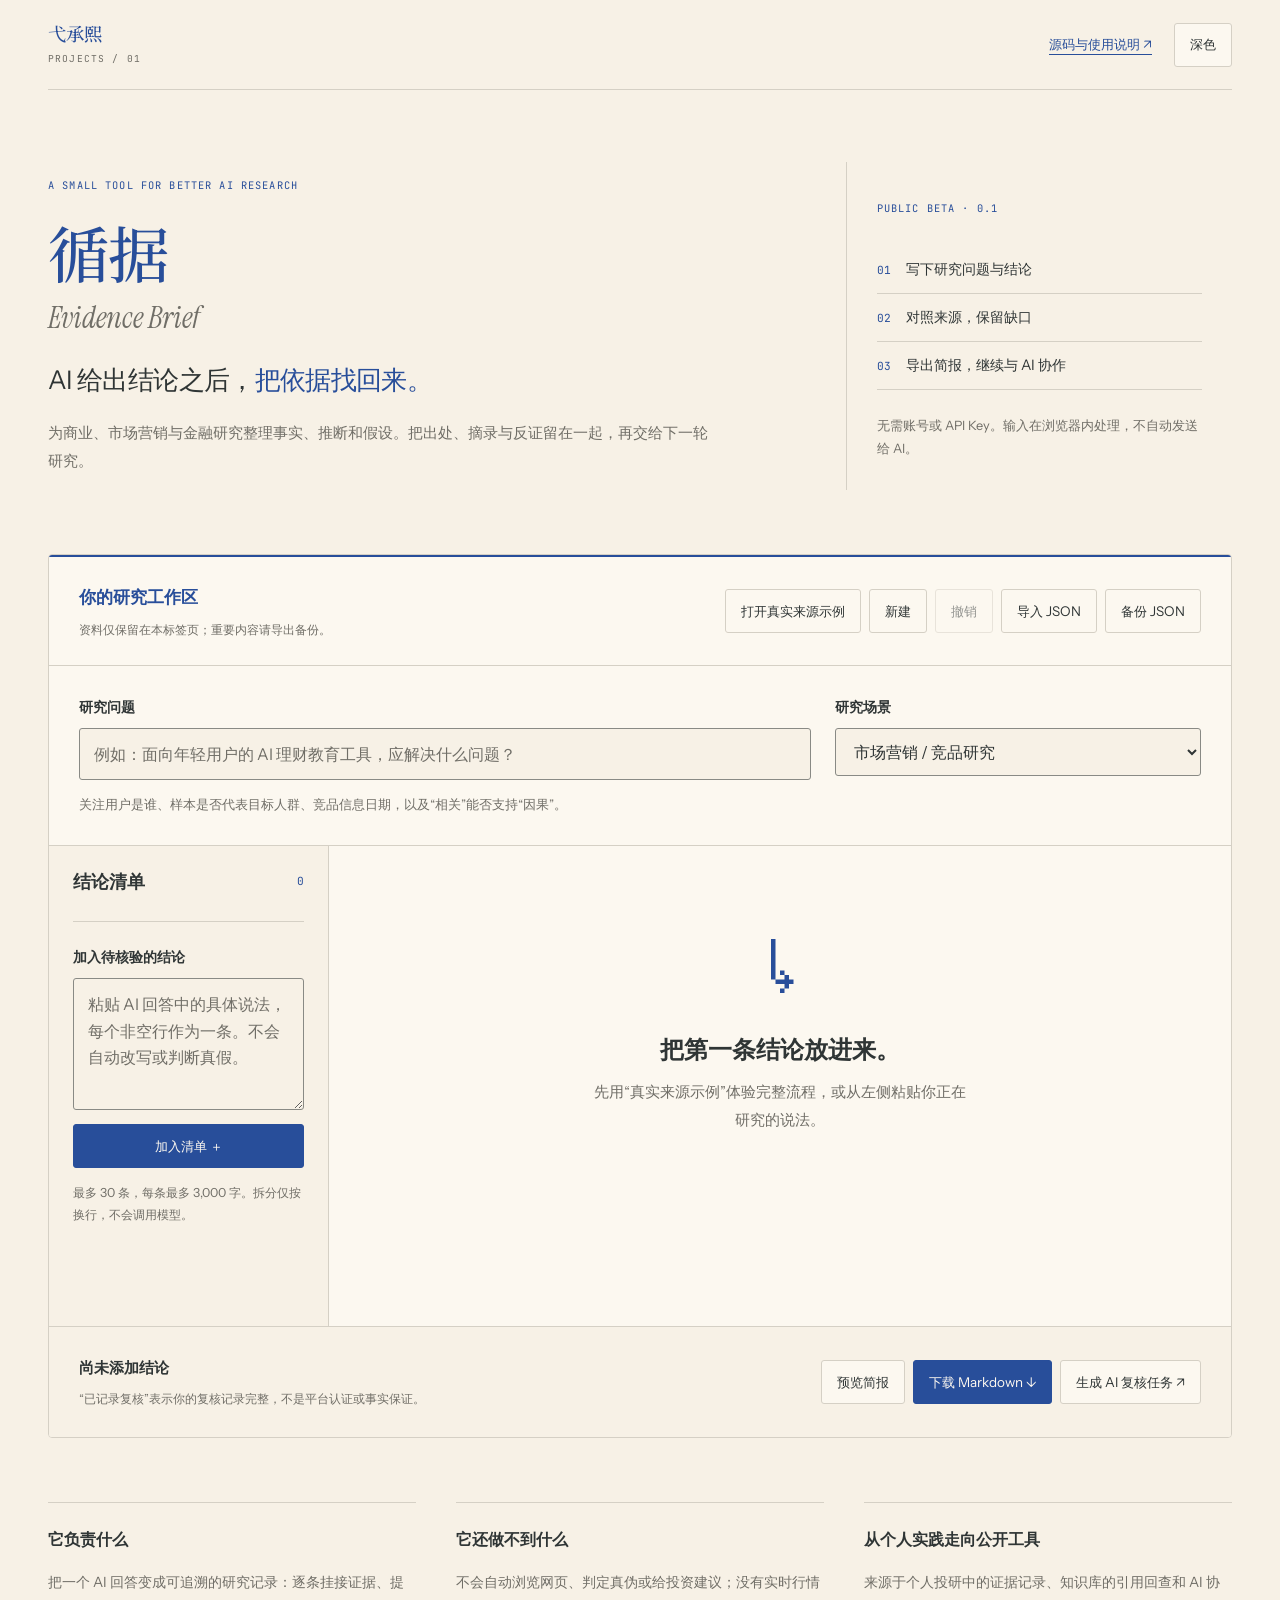
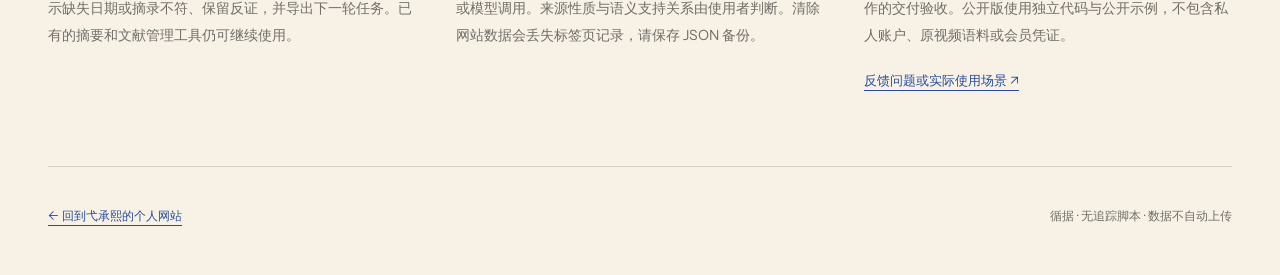
<file: tools/evidence-brief/index.html>
<!doctype html>
<html lang="zh-CN" data-theme="light">
<head>
<meta charset="utf-8"><meta name="viewport" content="width=device-width, initial-scale=1">
<meta http-equiv="Content-Security-Policy" content="default-src 'self'; script-src 'self' 'sha256-ltyRjh8gTlxfJNa/5dhahKrnD0l+4bD6GaAC2dw7V3c='; style-src 'self'; img-src 'self' data:; font-src 'self'; connect-src 'self'; object-src 'none'; base-uri 'none'; form-action 'none'">
<script>try{var s=localStorage.getItem('site-theme');if(s!=='light'&&s!=='dark'){s=matchMedia('(prefers-color-scheme: dark)').matches?'dark':'light'}document.documentElement.dataset.theme=s;var m=document.querySelector('meta[name="theme-color"]');if(m)m.content=s==='dark'?'#171d28':'#f7f1e6'}catch(e){}</script>
<title>循据 · Evidence Brief — 把 AI 结论整理成有出处的简报</title>
<link rel="canonical" href="https://yichengxi.cn/tools/evidence-brief/">
<meta property="og:type" content="website">
<meta property="og:title" content="循据 · Evidence Brief">
<meta property="og:description" content="把说法、出处、摘录与反证留在一起，导出可复核的研究简报。">
<meta property="og:url" content="https://yichengxi.cn/tools/evidence-brief/">
<meta property="og:image" content="https://yichengxi.cn/assets/og-evidence-brief.png">
<meta property="og:image:width" content="1440">
<meta property="og:image:height" content="900">
<meta name="twitter:card" content="summary">
<meta name="twitter:image" content="https://yichengxi.cn/assets/og-evidence-brief.png">
<meta name="description" content="免费、无需账号的浏览器本地证据简报工具。整理 AI 研究结论，核对摘录，保留支持与反证，导出简报和 AI 复核任务。">
<meta name="referrer" content="no-referrer"><link rel="icon" href="../../assets/favicon.svg" type="image/svg+xml">
<link rel="apple-touch-icon" href="/apple-touch-icon.png">
<link rel="stylesheet" href="app.css?v=20260923-folio"><script type="module" src="app.mjs?v=20260920-opt1"></script>
</head>
<body>
<a href="#workspace" class="skip">跳到工作区</a>
<header><a class="brand" href="../../">弋承熙 <span>PROJECTS / 01</span></a><div><a href="https://github.com/chengxi562-hue/scott-portfolio/tree/main/tools/evidence-brief" target="_blank" rel="noopener noreferrer">源码与使用说明 ↗</a><button id="theme" type="button" aria-pressed="false">深色</button></div></header>
<main>
<section class="intro"><div><p class="eyebrow">A SMALL TOOL FOR BETTER AI RESEARCH</p><h1>循据<span>Evidence Brief</span></h1><p class="lead">AI 给出结论之后，<em>把依据找回来。</em></p><p>为商业、市场营销与金融研究整理事实、推断和假设。把出处、摘录与反证留在一起，再交给下一轮研究。</p></div><aside class="intro-aside"><span class="version">PUBLIC BETA · 0.1</span><ol><li><b>01</b> 写下研究问题与结论</li><li><b>02</b> 对照来源，保留缺口</li><li><b>03</b> 导出简报，继续与 AI 协作</li></ol><p>无需账号或 API Key。输入在浏览器内处理，不自动发送给 AI。</p></aside></section>
<noscript><p class="notice">此工具需要 JavaScript 才能处理你的资料。可以从上方源码链接下载本地运行；无需向服务器提交内容。</p></noscript>
<section class="workspace" id="workspace" aria-label="证据简报工作区">
<div class="workspace-bar"><div><strong>你的研究工作区</strong><span id="save-state" role="status">资料仅保留在本标签页；重要内容请导出备份。</span></div><div class="toolbar"><button id="sample" type="button">打开真实来源示例</button><button id="new" type="button">新建</button><button id="undo" type="button" disabled>撤销</button><label class="file-button">导入 JSON<input id="import" type="file" accept=".json,application/json"></label><button id="backup" type="button">备份 JSON</button></div></div>
<p id="message" role="status" class="message"></p>
<div class="brief-header"><label>研究问题<input id="brief-title" maxlength="160" placeholder="例如：面向年轻用户的 AI 理财教育工具，应解决什么问题？"></label><label>研究场景<select id="scenario"><option value="marketing">市场营销 / 竞品研究</option><option value="finance">金融市场 / 公司研究</option><option value="ai">AI 产品 / 使用流程</option></select></label></div>
<p id="scenario-guide" class="guide"></p>
<div class="board"><aside class="sidebar"><div class="sidebar-heading"><h2>结论清单</h2><span id="count">0</span></div><div id="claim-list"></div><form id="add-claims"><label for="claim-input">加入待核验的结论</label><textarea id="claim-input" maxlength="30000" rows="4" placeholder="粘贴 AI 回答中的具体说法，每个非空行作为一条。不会自动改写或判断真假。"></textarea><button type="submit" class="primary">加入清单 ＋</button></form><p class="small">最多 30 条，每条最多 3,000 字。拆分仅按换行，不会调用模型。</p></aside>
<section class="editor" aria-label="当前结论"><div id="empty"><span class="empty-mark" aria-hidden="true">↳</span><h2>把第一条结论放进来。</h2><p>先用“真实来源示例”体验完整流程，或从左侧粘贴你正在研究的说法。</p></div><div id="claim-editor" hidden><div class="editor-heading"><h2 id="claim-name" tabindex="-1">结论</h2><button id="remove-claim" type="button">移除此条</button></div><form id="edit-claim"><label>完整说法<textarea id="claim-text" maxlength="3000" rows="3" required></textarea></label><div class="row"><label>说法类型<select id="claim-kind"><option value="fact">事实陈述 · 应能核实</option><option value="inference">分析推断 · 需要论证</option><option value="hypothesis">待验证假设 · 不能当结论</option></select></label><button type="submit">保存说法</button></div><p class="small">修改说法会重置本条证据的人工复核，避免沿用旧判断。</p></form>
<div class="review-summary"><strong id="review-title"></strong><ul id="issues"></ul></div>
<div class="evidence-heading"><h3>来源与摘录</h3><button id="add-source" type="button">补充来源 ＋</button></div><div id="evidence-list"></div>
<form id="source-form" hidden><h3 id="source-form-title">补充来源</h3><div class="field-grid"><label>来源标题<input id="source-title" maxlength="160" placeholder="文档或页面名称"></label><label>原始链接（HTTPS）<input id="source-url" type="url" maxlength="2000" placeholder="https://…"></label><label>发布日期（未知可留空）<input id="source-published" type="date" min="1000-01-01" max="9999-12-31"></label><label>查看日期<input id="source-accessed" type="date" min="1000-01-01" max="9999-12-31"></label><label>来源性质（由你确认）<select id="source-type"><option value="unknown">尚未确认</option><option value="primary">一手 · 原始发布方</option><option value="secondary">二手 · 转述或评论</option></select></label><label>与这条说法的关系<select id="source-relation"><option value="context">提供背景，尚未判断</option><option value="supports">支持</option><option value="contradicts">反驳 / 存在冲突</option></select></label></div><label>你引用的摘录<textarea id="source-quote" rows="3" maxlength="4000" placeholder="复制原句；概括或推断请写在结论中。"></textarea></label><label>从原始来源粘贴的上下文<textarea id="source-text" rows="5" maxlength="50000" placeholder="用于核对上面的摘录是否完整存在于这段文字中。工具不会自行抓取网页。"></textarea></label><p class="small">仅忽略空白差异，不忽略数字、标点或否定词。命中只证明两段输入文字相符，不证明网页真实或结论成立。</p><label class="checkbox"><input type="checkbox" id="source-reviewed">我已打开原始来源，检查摘录上下文及它与本条说法的关系。</label><div class="toolbar"><button type="submit" class="primary">保存来源</button><button id="cancel-source" type="button">取消</button></div><p id="source-error" role="alert"></p></form></div></section></div>
<footer class="export-bar"><div><strong id="overview">尚未添加结论</strong><p>“已记录复核”表示你的复核记录完整，不是平台认证或事实保证。</p></div><div class="toolbar"><button id="preview" type="button">预览简报</button><button id="export" type="button" class="primary">下载 Markdown ↓</button><button id="handoff" type="button">生成 AI 复核任务 ↗</button></div></footer>
</section>
<section class="product-notes"><div><h2>它负责什么</h2><p>把一个 AI 回答变成可追溯的研究记录：逐条挂接证据、提示缺失日期或摘录不符、保留反证，并导出下一轮任务。已有的摘要和文献管理工具仍可继续使用。</p></div><div><h2>它还做不到什么</h2><p>不会自动浏览网页、判定真伪或给投资建议；没有实时行情或模型调用。来源性质与语义支持关系由使用者判断。清除网站数据会丢失标签页记录，请保存 JSON 备份。</p></div><div><h2>从个人实践走向公开工具</h2><p>来源于个人投研中的证据记录、知识库的引用回查和 AI 协作的交付验收。公开版使用独立代码与公开示例，不包含私人账户、原视频语料或会员凭证。</p><a href="https://github.com/chengxi562-hue/scott-portfolio/issues/new" target="_blank" rel="noopener noreferrer">反馈问题或实际使用场景 ↗</a></div></section>
</main><footer class="page-footer"><a href="../../">← 回到弋承熙的个人网站</a><span>循据 · 无追踪脚本 · 数据不自动上传</span></footer>
<dialog id="output-dialog" aria-labelledby="output-title"><div class="dialog-head"><h2 id="output-title">简报预览</h2><button id="close-output" type="button" aria-label="关闭预览">关闭 ×</button></div><p id="output-note"></p><textarea id="output-text" readonly rows="16" aria-label="生成的内容"></textarea><div class="toolbar"><button id="copy-output" type="button" class="primary">复制内容</button><span id="copy-state" role="status"></span></div></dialog>
<dialog id="confirm-dialog" aria-labelledby="confirm-title"><h2 id="confirm-title">保留你的编辑</h2><p id="confirm-message"></p><div class="toolbar"><button id="confirm-no" type="button" class="primary">返回继续编辑</button><button id="confirm-yes" type="button">继续</button></div></dialog></body></html>
</file>
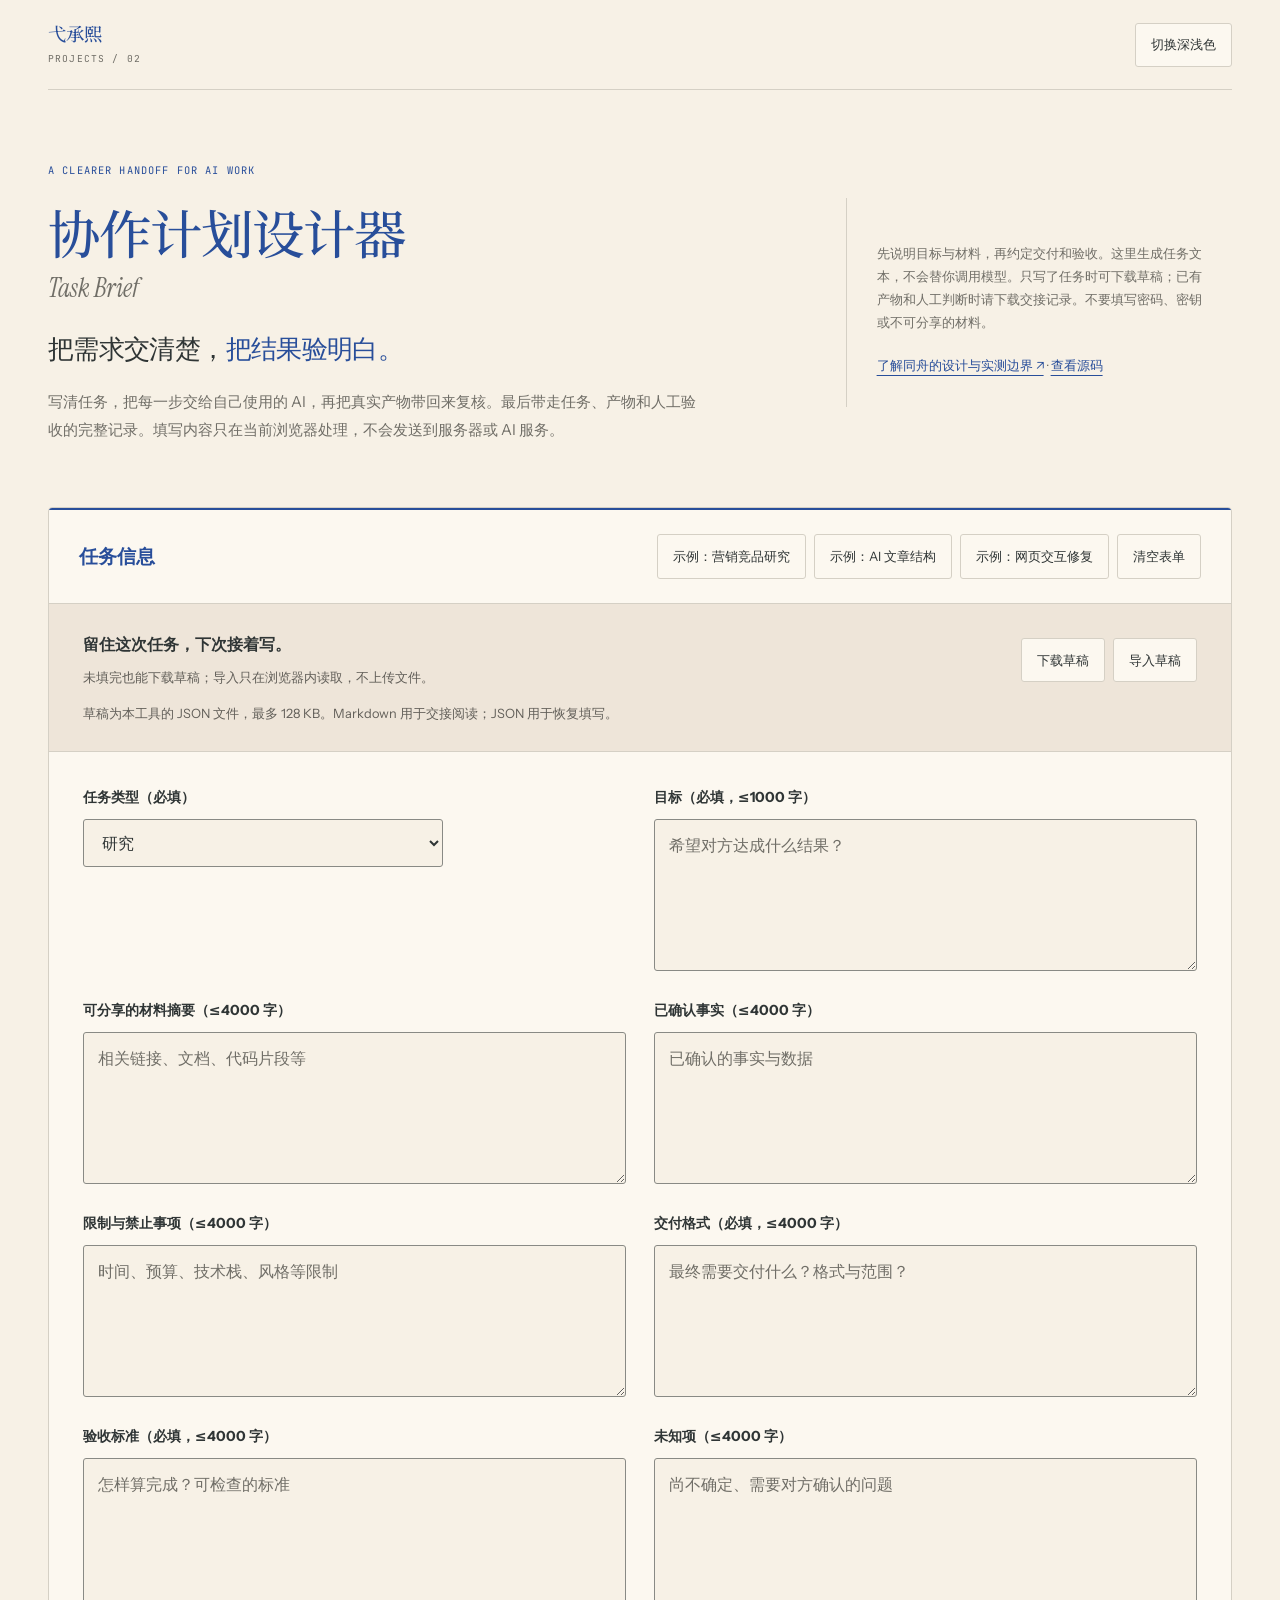
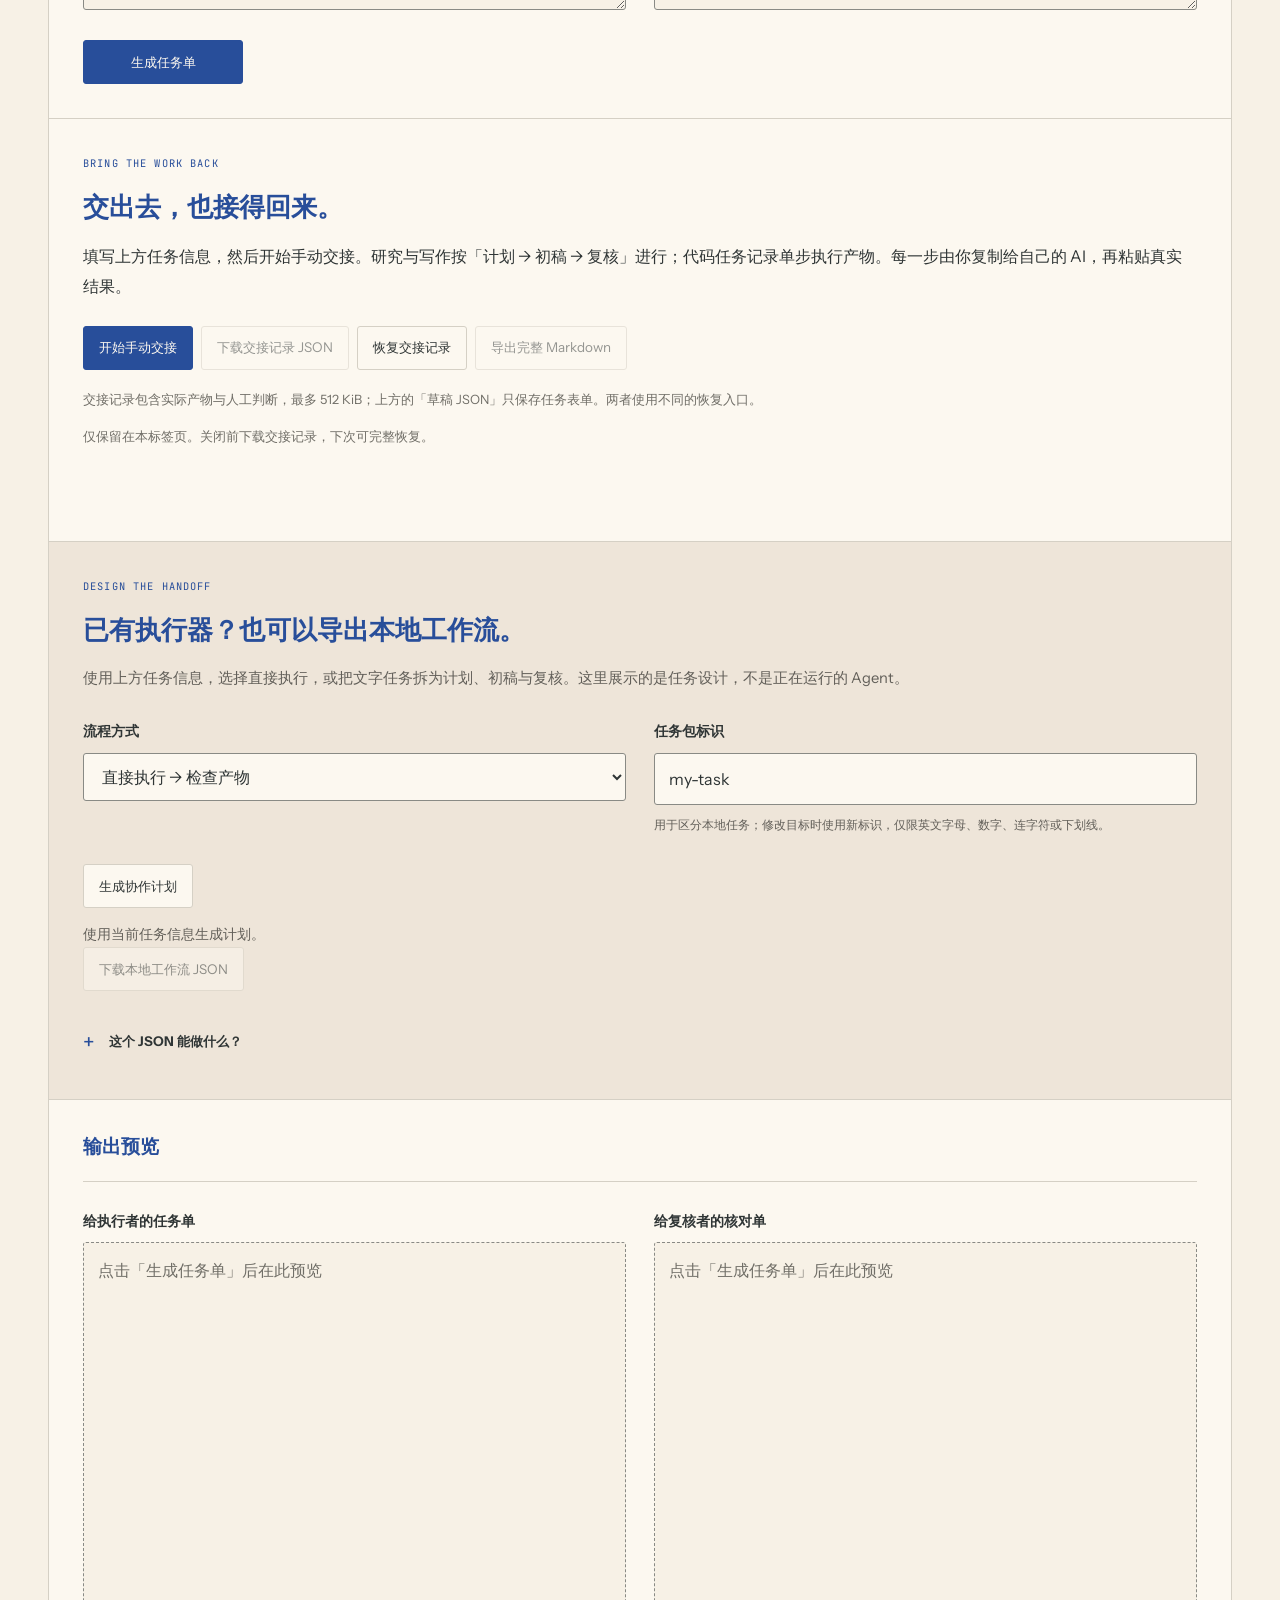
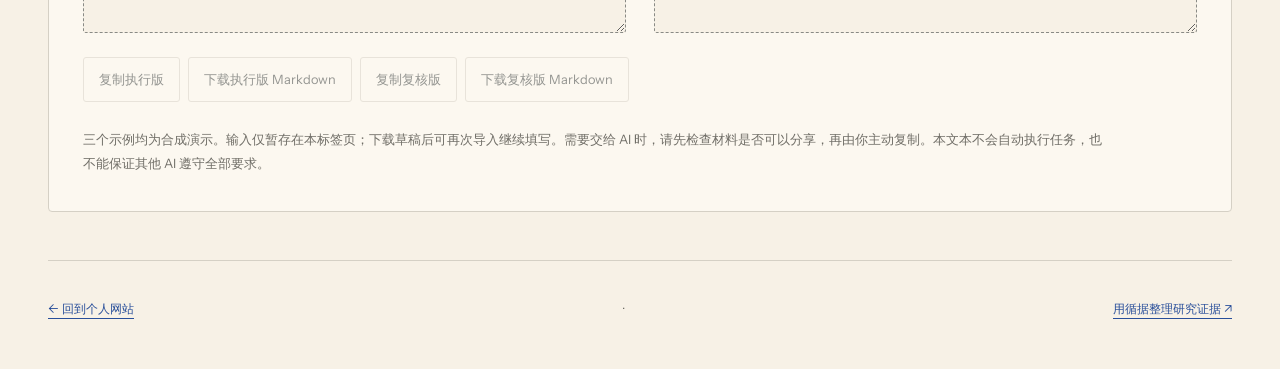
<file: tools/task-brief/index.html>
<!DOCTYPE html>
<html lang="zh-CN">
<head>
<meta charset="utf-8">
<meta name="viewport" content="width=device-width, initial-scale=1">
<meta http-equiv="Content-Security-Policy" content="default-src 'self'; script-src 'self' 'sha256-ltyRjh8gTlxfJNa/5dhahKrnD0l+4bD6GaAC2dw7V3c='; style-src 'self'; connect-src 'self'; object-src 'none'; base-uri 'none'; form-action 'none'">
<script>try{var s=localStorage.getItem('site-theme');if(s!=='light'&&s!=='dark'){s=matchMedia('(prefers-color-scheme: dark)').matches?'dark':'light'}document.documentElement.dataset.theme=s;var m=document.querySelector('meta[name="theme-color"]');if(m)m.content=s==='dark'?'#171d28':'#f7f1e6'}catch(e){}</script>
<title>协作计划设计器 · Task Brief — 从任务到验收</title>
<link rel="canonical" href="https://yichengxi.cn/tools/task-brief/">
<meta property="og:type" content="website">
<meta property="og:title" content="协作计划设计器 · Task Brief">
<meta property="og:description" content="写清任务，接回实际计划、初稿与复核，记录人工验收，带走完整交接记录。">
<meta property="og:url" content="https://yichengxi.cn/tools/task-brief/">
<meta property="og:image" content="https://yichengxi.cn/assets/og-task-brief.png">
<meta property="og:image:width" content="1440">
<meta property="og:image:height" content="900">
<meta name="twitter:card" content="summary">
<meta name="twitter:image" content="https://yichengxi.cn/assets/og-task-brief.png">
<meta name="description" content="写清目标、材料、交付与验收，接回自己使用的 AI 产物并导出完整交接记录。浏览器内处理，无需账号或 API Key，不调用模型。">
<meta name="referrer" content="no-referrer">
<link rel="icon" href="../../assets/favicon.svg">
<link rel="apple-touch-icon" href="/apple-touch-icon.png">
<link rel="stylesheet" href="../evidence-brief/app.css?v=20260923-folio">
<link rel="stylesheet" href="app.css?v=20260923-folio">
</head>
<body>
<a class="skip" href="#workspace">跳到任务表单</a>
<header class="header">
  <a class="brand" href="../../">弋承熙 <span>PROJECTS / 02</span></a>
  <button id="themeToggle" type="button" aria-pressed="false">切换深浅色</button>
</header>
<main class="main">
  <section class="intro">
    <div>
      <p class="eyebrow">A CLEARER HANDOFF FOR AI WORK</p>
      <h1>协作计划设计器<span>Task Brief</span></h1>
      <p class="lead">把需求交清楚，<em>把结果验明白。</em></p>
      <p>写清任务，把每一步交给自己使用的 AI，再把真实产物带回来复核。最后带走任务、产物和人工验收的完整记录。填写内容只在当前浏览器处理，不会发送到服务器或 AI 服务。</p>
    </div>
    <aside class="intro-aside">
      <p class="small">先说明目标与材料，再约定交付和验收。这里生成任务文本，不会替你调用模型。只写了任务时可下载草稿；已有产物和人工判断时请下载交接记录。不要填写密码、密钥或不可分享的材料。</p>
      <p class="small"><a href="../../projects/tongzhou/">了解同舟的设计与实测边界 ↗</a> · <a href="https://github.com/chengxi562-hue/scott-portfolio/tree/main/tools/task-brief">查看源码</a></p>
    </aside>
  </section>

  <section class="workspace" id="workspace" aria-label="协作任务单工作区">
    <div class="workspace-bar">
      <h2>任务信息</h2>
      <div class="toolbar">
        <button type="button" class="small" data-example="research">示例：营销竞品研究</button>
        <button type="button" class="small" data-example="writing">示例：AI 文章结构</button>
        <button type="button" class="small" data-example="code">示例：网页交互修复</button>
        <button type="button" class="small" id="clearBtn">清空表单</button>
      </div>
    </div>

    <div class="draft-bar">
      <div>
        <strong>留住这次任务，下次接着写。</strong>
        <p>未填完也能下载草稿；导入只在浏览器内读取，不上传文件。</p>
      </div>
      <div class="toolbar">
        <button type="button" id="downloadDraft">下载草稿</button>
        <label class="file-button">导入草稿<input type="file" id="importDraft" accept=".json,application/json" aria-label="导入草稿" aria-describedby="draftHint"></label>
      </div>
      <p id="draftHint" class="draft-hint">草稿为本工具的 JSON 文件，最多 128 KB。Markdown 用于交接阅读；JSON 用于恢复填写。</p>
      <p id="draftStatus" class="draft-status" role="status"></p>
    </div>

    <form id="briefForm" class="task-form" novalidate>
      <div class="field-grid">
        <label>任务类型（必填）
          <select id="type" name="type" required>
            <option value="research">研究</option>
            <option value="writing">写作</option>
            <option value="code">代码</option>
          </select>
        </label>
        <label>目标（必填，≤1000 字）
          <textarea id="goal" name="goal" rows="4" required maxlength="1000" placeholder="希望对方达成什么结果？"></textarea>
        </label>
        <label>可分享的材料摘要（≤4000 字）
          <textarea id="materials" name="materials" rows="4" maxlength="4000" placeholder="相关链接、文档、代码片段等"></textarea>
        </label>
        <label>已确认事实（≤4000 字）
          <textarea id="facts" name="facts" rows="4" maxlength="4000" placeholder="已确认的事实与数据"></textarea>
        </label>
        <label>限制与禁止事项（≤4000 字）
          <textarea id="constraints" name="constraints" rows="4" maxlength="4000" placeholder="时间、预算、技术栈、风格等限制"></textarea>
        </label>
        <label>交付格式（必填，≤4000 字）
          <textarea id="deliverable" name="deliverable" rows="4" required maxlength="4000" placeholder="最终需要交付什么？格式与范围？"></textarea>
        </label>
        <label>验收标准（必填，≤4000 字）
          <textarea id="acceptance" name="acceptance" rows="4" required maxlength="4000" placeholder="怎样算完成？可检查的标准"></textarea>
        </label>
        <label>未知项（≤4000 字）
          <textarea id="unknowns" name="unknowns" rows="4" maxlength="4000" placeholder="尚不确定、需要对方确认的问题"></textarea>
        </label>
      </div>
      <div class="toolbar">
        <button type="submit" class="primary" id="generateBtn">生成任务单</button>
      </div>
    </form>

    <section class="handoff-panel" id="manual-handoff" aria-labelledby="handoff-title">
      <p class="eyebrow">BRING THE WORK BACK</p>
      <h2 id="handoff-title">交出去，也接得回来。</h2>
      <p>填写上方任务信息，然后开始手动交接。研究与写作按「计划 → 初稿 → 复核」进行；代码任务记录单步执行产物。每一步由你复制给自己的 AI，再粘贴真实结果。</p>
      <div class="toolbar">
        <button type="button" class="primary" id="startHandoff">开始手动交接</button>
        <button type="button" id="downloadHandoff" disabled>下载交接记录 JSON</button>
        <label class="file-button">恢复交接记录<input type="file" id="importHandoff" accept=".json,application/json" aria-label="恢复手动交接记录" aria-describedby="handoff-format-hint"></label>
        <button type="button" id="exportHandoff" disabled>导出完整 Markdown</button>
      </div>
      <p class="small" id="handoff-format-hint">交接记录包含实际产物与人工判断，最多 512 KiB；上方的「草稿 JSON」只保存任务表单。两者使用不同的恢复入口。</p>
      <p class="small" id="handoffSaveState"></p>
      <p id="handoffStatus" class="handoff-status" role="status"></p>
      <div id="handoffContent" hidden>
        <div id="handoffStages" class="handoff-stages"></div>
        <section class="handoff-acceptance" aria-labelledby="handoff-acceptance-title">
          <h3 id="handoff-acceptance-title">最后，由你对照标准验收。</h3>
          <p>上方验收标准每个非空行对应一项。填写产物、阶段标记或 AI 的“通过”都不会自动替你完成验收；通过与待修改须写明依据。</p>
          <p id="handoffSummary" class="handoff-summary"></p>
          <div id="handoffChecks" class="handoff-checks"></div>
          <p id="handoffUnknowns" class="small"></p>
        </section>
        <details id="handoffPreserved" class="handoff-preserved" hidden><summary>保留的旧流程产物与验收记录</summary><div id="handoffPreservedBody"></div></details>
      </div>
    </section>

    <section class="workflow-panel" id="workflow" aria-labelledby="workflow-title">
      <p class="eyebrow">DESIGN THE HANDOFF</p>
      <h2 id="workflow-title">已有执行器？也可以导出本地工作流。</h2>
      <p>使用上方任务信息，选择直接执行，或把文字任务拆为计划、初稿与复核。这里展示的是任务设计，不是正在运行的 Agent。</p>
      <div class="field-grid">
        <label>流程方式<select id="workflowStrategy"><option value="direct">直接执行 → 检查产物</option><option value="staged">计划 → 初稿 → 复核（研究 / 写作）</option></select></label>
        <label>任务包标识<input id="workflowId" value="my-task" maxlength="45" pattern="[A-Za-z0-9][A-Za-z0-9_-]{0,44}" aria-describedby="workflow-id-hint"><small id="workflow-id-hint">用于区分本地任务；修改目标时使用新标识，仅限英文字母、数字、连字符或下划线。</small></label>
      </div>
      <button type="button" id="previewWorkflow">生成协作计划</button>
      <p id="workflowStatus" role="status"></p>
      <ol id="workflowPreview" class="workflow-preview" aria-label="任务依赖与验收预览"></ol>
      <button type="button" id="downloadWorkflow" disabled>下载本地工作流 JSON</button>
      <details class="workflow-help"><summary>这个 JSON 能做什么？</summary><p>它包含任务、依赖、交付和验收条件，须审阅后交给你自己的本地执行器。本站不会安装软件、连接会员或自动开始任务。三阶段中的标记只用于推进流程，最终结果仍须检查。没有本地执行器时，可以直接使用下方 Markdown。</p><p>任务包与“草稿 JSON”是两种不同文件；草稿用于恢复本页输入，任务包用于交接执行。每阶段提示词上限 2400 字符，超出时应拆分材料；长内容仍可导出 Markdown。</p></details>
    </section>
    <div class="task-output">
    <p id="status" class="notice" role="status"></p>

    <div class="workspace-bar">
      <h2>输出预览</h2>
    </div>
    <div class="field-grid">
      <label>给执行者的任务单
        <textarea id="outExecute" rows="12" readonly placeholder="点击「生成任务单」后在此预览"></textarea>
      </label>
      <label>给复核者的核对单
        <textarea id="outReview" rows="12" readonly placeholder="点击「生成任务单」后在此预览"></textarea>
      </label>
    </div>
    <div class="toolbar">
      <button type="button" class="small" id="copyExecute" disabled>复制执行版</button>
      <button type="button" class="small" id="downloadExecute" disabled>下载执行版 Markdown</button>
      <button type="button" class="small" id="copyReview" disabled>复制复核版</button>
      <button type="button" class="small" id="downloadReview" disabled>下载复核版 Markdown</button>
    </div>

    <div class="task-note">
      <p>三个示例均为合成演示。输入仅暂存在本标签页；下载草稿后可再次导入继续填写。需要交给 AI 时，请先检查材料是否可以分享，再由你主动复制。本文本不会自动执行任务，也不能保证其他 AI 遵守全部要求。</p>
    </div>
    </div>
  </section>
  <footer class="page-footer"><a href="../../">← 回到个人网站</a> · <a href="../evidence-brief/">用循据整理研究证据 ↗</a></footer>
</main>

<dialog id="confirmDialog" aria-labelledby="confirmText">
  <form method="dialog">
    <p id="confirmText">当前表单已有内容，确定要替换吗？</p>
    <div class="toolbar">
      <button type="submit" value="cancel" id="confirmCancel">取消</button>
      <button type="submit" value="ok" class="primary" id="confirmOk">确定</button>
    </div>
  </form>
</dialog>

<script type="module" src="./app.mjs?v=20260923-handoff1"></script>
</body>
</html>
</file>
<file: assets/site.css>
/* Folio edition · September 2026. Native reading, progressive controls. */
@font-face{font-family:'Instrument Serif';src:url('fonts/InstrumentSerif-Regular.woff2') format('woff2');font-weight:400;font-display:swap}
@font-face{font-family:'Instrument Serif';src:url('fonts/InstrumentSerif-Italic.woff2') format('woff2');font-weight:400;font-style:italic;font-display:swap}
@font-face{font-family:'Chengxi Editorial';src:url('fonts/ChengxiEditorial-Medium.woff2') format('woff2');font-weight:500;font-display:swap}
@font-face{font-family:'Instrument Sans';src:url('fonts/InstrumentSans-Regular.woff2') format('woff2');font-weight:400;font-display:swap}
:root{--paper:#f7f1e6;--ink:#2f3535;--blue:#284e9a;--muted:#706e67;--apricot:#e8bc98;--line:#d5d0c5;--display:'Chengxi Editorial','Songti SC','Noto Serif CJK SC',serif;--serif:'Instrument Serif',Georgia,serif;--sans:'Instrument Sans','PingFang SC','Microsoft YaHei',sans-serif;--gutter:52px;--card:#fff9ef;--wash:#efe5d4;color-scheme:light}
*{box-sizing:border-box}html{scroll-behavior:smooth;scroll-padding-top:36px}body{margin:0;background:var(--paper);color:var(--ink);font:15px/1.85 var(--sans);-webkit-font-smoothing:antialiased}h1,h2,h3,p,figure{margin:0}a{color:inherit;text-underline-offset:5px;touch-action:manipulation}a:focus-visible{outline:2px solid var(--blue);outline-offset:7px}::selection{background:var(--apricot);color:var(--ink)}.shell{width:calc(100% - var(--gutter)*2);max-width:1390px;margin-inline:auto}.reading-shell{width:calc(100% - var(--gutter)*2);max-width:1140px;margin-inline:auto}.skip{position:fixed;top:-100px;left:20px;z-index:20;padding:12px 20px;background:var(--blue);color:var(--paper)}.skip:focus{top:14px}.masthead{display:flex;align-items:center;justify-content:space-between;gap:32px;min-height:106px}.signature{font:italic 35px/1 var(--serif);text-decoration:none;color:var(--blue);letter-spacing:-.03em;display:flex;align-items:center;min-height:44px}.signature>span{color:#b57448}.edition{font-size:10px;color:var(--muted);margin-left:78px}.masthead nav{display:flex;align-items:center;gap:30px}.masthead nav a{font-size:13px;display:flex;gap:14px;align-items:center;min-height:44px;text-decoration:none}.masthead nav a:hover{color:var(--blue)}.opening-title{padding:64px 0 56px;position:relative;text-align:left}.small-intro{position:static;left:auto;bottom:auto;font-size:12px;color:var(--muted);text-align:left;margin:0 0 18px;max-width:28em}.small-intro>.folio-subtitle{display:block;font:italic 16px/1.45 var(--serif);margin-top:6px;color:var(--muted)}.opening h1{font:500 clamp(44px,5.2vw,72px)/1.12 var(--display);letter-spacing:-.04em;color:var(--blue)}.hello-en{font:italic 26px/1.35 var(--serif);color:var(--muted);margin-top:14px}.opening-figure{margin-inline:22px}.image-window{max-width:1942px;margin-inline:auto;overflow:hidden}.image-window img{display:block;width:100%;height:auto;aspect-ratio:1942/809;object-fit:cover;transform:scale(1);transition:transform 1.4s cubic-bezier(.2,.65,.35,1)}.opening-figure figcaption{display:flex;align-items:flex-start;justify-content:space-between;gap:28px;margin-top:17px;font-size:10px;color:var(--muted)}.opening-figure figcaption>span:first-child{font-family:var(--display);font-weight:500;font-size:12px;color:var(--ink)}.introduction{display:grid;grid-template-columns:1fr 3fr;gap:52px;padding-block:108px 103px}.section-note{display:flex;align-items:flex-start;gap:12px;padding-top:14px}.section-dot{width:5px;height:5px;border-radius:50%;background:var(--blue);margin-top:9px;flex-shrink:0}.section-note h2,.work-heading h2,.life-heading h2{font-size:16px;font-weight:500;line-height:1.45;letter-spacing:-.01em;color:var(--ink)}.introduction-lead{font:500 31px/1.9 var(--display);letter-spacing:.02em}.introduction-detail{display:grid;grid-template-columns:1fr 1fr;gap:36px;margin-top:31px;font-size:14px;line-height:1.75;color:var(--muted)}.quiet-link{display:inline-flex;align-items:center;gap:30px;min-height:44px;margin-top:22px;font-size:13px;text-decoration:none;color:var(--blue);position:relative}.quiet-link::after{content:'';position:absolute;left:0;right:0;bottom:5px;height:1px;background:currentColor;transform:scaleX(.2);transform-origin:left;transition:transform .25s}.quiet-link:hover::after{transform:scaleX(1)}.quiet-link>span[aria-hidden]{transition:transform .25s}.quiet-link:hover>span[aria-hidden]{transform:translate(2px,-2px)}.selected-work{padding-bottom:125px}.work-heading{display:flex;justify-content:space-between;align-items:flex-start;gap:50px;border-top:1px solid var(--line);padding-top:26px}.work-heading p{font-size:11px;color:var(--muted);max-width:31em;line-height:1.9}.work-composition{display:grid;grid-template-columns:1.15fr 1fr;gap:7%;padding:48px 16px 0 24px}.work-feature{min-width:0}.work-kicker{font-size:10px;color:var(--muted);display:flex;align-items:baseline;gap:15px}.work-kicker>span:first-child{font:italic 22px/1 var(--serif);color:var(--blue)}.work-title-link{display:block;position:relative;text-decoration:none;margin-top:20px;max-width:420px}.work-english{display:block;font:400 68px/.92 var(--serif);letter-spacing:-.045em;color:var(--blue)}.work-english i{font-weight:400}.work-title-link h3{font:500 24px/1.7 var(--display);color:var(--ink);margin-top:25px;letter-spacing:.03em}.work-arrow{position:absolute;top:8px;right:2px;font:400 31px/1.5 var(--serif);color:var(--blue);transition:transform .3s}.work-title-link:hover .work-arrow{transform:translate(6px,-6px)}.work-description{font-size:14px;line-height:1.95;max-width:26em;color:var(--muted);margin-top:17px}.work-caption{font-size:11px;line-height:1.9;color:var(--muted);margin-top:22px}.work-feature .quiet-link{margin-top:9px}.task{padding-top:129px}.task .work-english{font-size:62px;line-height:.94}.task .work-title-link{max-width:330px}.task .work-title-link h3{font-size:23px;margin-top:25px}.task .work-description{font-size:14px;max-width:24em}.task .work-arrow{top:7px;font-size:27px}.life{display:grid;grid-template-columns:1fr 3fr;gap:52px;padding:48px 0 72px;border-top:1px solid var(--line)}.life-heading p{font-size:13px;color:var(--muted);margin-top:8px}.interests{display:flex;justify-content:flex-start;flex-wrap:wrap;gap:18px 36px;list-style:none;margin:0;padding:0}.interests li{display:grid;gap:4px;align-content:start}.interests li>span:first-child{font:italic 22px/1.3 var(--serif);color:var(--blue);letter-spacing:-.02em}.interests li>span:last-child{font-size:13px;color:var(--ink)}.contact{display:flex;justify-content:space-between;align-items:center;gap:60px;padding-block:44px 95px}.contact-intro>p{font:italic 68px/1.1 var(--serif);color:var(--blue);letter-spacing:-.035em}.contact-intro h2{font:500 22px/1.8 var(--display);margin-top:12px}.contact-details{padding-top:10px}.email{display:flex;align-items:center;gap:30px;font-size:20px;text-decoration:none;color:var(--blue);min-height:44px}.email:hover{text-decoration:underline}.contact-details nav{display:flex;gap:27px;margin-top:15px}.contact-details nav a{min-height:44px;display:flex;gap:22px;align-items:center;text-decoration:none;font-size:13px;color:var(--muted)}.contact-details nav a:hover{color:var(--blue)}.footer{display:flex;align-items:center;justify-content:space-between;gap:30px;border-top:1px solid var(--line);padding-block:21px 26px;font-size:10px;color:var(--muted)}.footer p>span{margin-inline:10px}.footer>a{display:flex;align-items:center;gap:26px;min-height:44px;text-decoration:none}.footer>a:hover{color:var(--blue)}
@media(min-width:1000px) and (prefers-reduced-motion:no-preference){.image-window:hover img{transform:scale(1.012)}}
@media(max-width:1100px){:root{--gutter:38px}.masthead{min-height:90px}.opening-title{padding:52px 0 44px}.small-intro{position:static;bottom:auto;font-size:11px;margin-bottom:16px}.small-intro>.folio-subtitle{font-size:15px}.opening h1{font-size:52px;letter-spacing:-.035em}.hello-en{font-size:24px;margin-top:12px}.introduction{grid-template-columns:.7fr 3fr;gap:35px;padding-block:85px}.introduction-lead{font-size:29px}.introduction-detail{gap:27px;font-size:14px}.work-composition{padding-left:25px;padding-right:20px;gap:13%}.work-english{font-size:64px}.task .work-english{font-size:50px}.task{padding-top:110px}.work-description{font-size:14px}.selected-work{padding-bottom:96px}.life{grid-template-columns:.7fr 3fr;gap:35px;padding-bottom:66px}.interests{gap:18px 28px}.interests li>span:first-child{font-size:22px}.contact{padding-bottom:70px}.contact-intro>p{font-size:61px}}
@media(max-width:760px){:root{--gutter:25px}.masthead{min-height:84px;gap:25px}.signature{font-size:31px}.edition{display:none}.masthead nav{gap:23px}.masthead nav a{font-size:13px}.opening-title{padding:36px 0 40px}.small-intro{position:static;text-align:left;font-size:11px;margin-bottom:14px}.small-intro>.folio-subtitle{display:none}.opening h1{font-size:46px;letter-spacing:-.035em}.hello-en{font-size:24px;margin-top:10px}.opening-figure{margin-inline:12px}.opening-figure figcaption{margin-top:13px;font-size:9px;gap:24px}.opening-figure figcaption>span:first-child{font-size:11px}.introduction{grid-template-columns:1fr;gap:20px;padding-block:65px 67px}.section-note{padding-top:0}.introduction-lead{font-size:28px;line-height:1.85}.introduction-detail{font-size:14px;gap:27px;margin-top:24px}.introduction .quiet-link{margin-top:18px}.work-heading{padding-top:22px;gap:25px}.work-heading p{font-size:10px}.work-composition{padding:43px 0 0;gap:11%}.work-english{font-size:56px}.work-title-link h3{font-size:22px;margin-top:21px}.work-arrow{font-size:25px}.work-description{font-size:14px;margin-top:13px}.work-caption{font-size:11px;margin-top:18px}.task{padding-top:96px}.task .work-english{font-size:58px}.task .work-description{font-size:14px}.task .work-title-link h3{font-size:21px;margin-top:23px}.task .work-arrow{font-size:23px}.selected-work{padding-bottom:75px}.life{grid-template-columns:1fr;gap:25px;padding-top:24px;padding-bottom:49px}.life-heading{display:flex;gap:30px;justify-content:space-between}.life-heading p{margin:0;font-size:10px}.interests li>span:first-child{font-size:20px}.interests li>span:last-child{font-size:12px}.contact{padding:28px 0 58px;gap:30px}.contact-intro>p{font-size:51px}.contact-intro h2{font-size:21px}.email{font-size:17px;gap:17px}.contact-details nav{margin-top:10px;gap:22px}.contact-details nav a{font-size:13px;gap:17px}.footer{font-size:9px;gap:20px}.footer>span{display:none}}
@media(max-width:540px){:root{--gutter:25px}.masthead{min-height:81px}.signature{font-size:30px}.masthead nav{gap:19px}.masthead nav a{font-size:13px;gap:7px}.opening-title{padding:28px 0 32px}.small-intro{font-size:10px;margin-bottom:12px}.opening h1{font-size:40px;letter-spacing:-.03em;line-height:1.2;white-space:nowrap}.hello-en{font-size:22px;margin-top:10px}.opening-figure{margin-inline:0}.image-window img{aspect-ratio:1.2;object-position:61% 50%}.opening-figure figcaption{font-size:8px;gap:18px;line-height:1.85;margin-top:12px}.opening-figure figcaption>span:first-child{font-size:10px;white-space:nowrap}.opening-figure figcaption>span:last-child{text-align:right;max-width:18em}.introduction{padding-top:56px;padding-bottom:57px;gap:18px}.section-note h2,.work-heading h2,.life-heading h2{font-size:15px;font-weight:500}.section-note{gap:10px}.section-dot{margin-top:7px;width:4px;height:4px}.introduction-lead{font-size:23px;line-height:1.95;letter-spacing:0}.introduction-detail{grid-template-columns:1fr;gap:15px;font-size:14px;line-height:2;margin-top:22px}.introduction .quiet-link{font-size:13px;margin-top:15px}.work-heading{gap:24px;padding-top:20px;align-items:flex-start}.work-heading h2{white-space:nowrap}.work-heading p{font-size:9px;line-height:1.85;max-width:22em}.work-composition{display:block;padding-top:36px}.work-kicker{font-size:9px;gap:12px}.work-kicker>span:first-child{font-size:20px}.work-title-link{max-width:300px;margin-top:16px}.work-english{font-size:77px;line-height:.92}.work-arrow{font-size:28px;right:10px;top:7px}.work-title-link h3{font-size:23px;margin-top:22px}.work-description{font-size:14px;max-width:24em;line-height:1.95;margin-top:14px}.work-caption{font-size:11px;margin-top:17px}.work-feature .quiet-link{font-size:13px;margin-top:6px}.task{padding:54px 0 0 55px}.task .work-title-link{max-width:260px}.task .work-english{font-size:66px}.task .work-title-link h3{font-size:21px;margin-top:22px}.task .work-description{font-size:14px;max-width:23em}.task .work-arrow{font-size:25px;right:0;top:7px}.selected-work{padding-bottom:56px}.life{padding-top:21px;gap:24px;padding-bottom:34px}.life-heading{gap:18px}.life-heading p{font-size:9px}.interests{gap:13px}.interests li{gap:5px}.interests li>span:first-child{font-size:24px;line-height:1.4}.interests li>span:last-child{font-size:9px}.contact{display:block;padding:25px 0 44px}.contact-intro>p{font-size:54px}.contact-intro h2{font-size:20px;margin-top:10px}.contact-details{padding-top:23px}.email{font-size:19px;justify-content:space-between;max-width:300px}.contact-details nav{margin-top:7px;gap:30px}.contact-details nav a{font-size:13px;gap:21px}.footer{font-size:8px;padding-block:16px 19px;gap:20px}.footer p>span{margin-inline:5px}.footer>a{gap:15px}}
@media(max-width:360px){.opening h1{font-size:30px}.introduction-lead{font-size:21px}.interests li>span:first-child{font-size:21px}.task{padding-left:36px}}
@media(prefers-reduced-motion:reduce){html{scroll-behavior:auto}*,*::before,*::after{animation:none!important;transition:none!important}}
/* An explicit download action, using the existing public Chinese PDF. */
.resume-button{display:inline-flex;align-items:center;justify-content:center;gap:14px;min-height:44px;padding:9px 17px;border:1px solid var(--blue);border-radius:3px;background:var(--blue);color:var(--paper);font-size:13px;line-height:1.5;text-decoration:none;white-space:nowrap;transition:background .2s,color .2s}
.resume-button:hover{background:var(--paper);color:var(--blue)}
.masthead nav .resume-button{padding:0;gap:8px;border:none;border-radius:0;background:transparent;color:inherit;font-size:13px}.masthead nav .resume-button:hover{background:transparent;color:var(--blue)}
.resume-about{margin-top:22px;background:var(--blue);color:var(--paper);border:1px solid var(--blue);border-radius:3px;padding:9px 17px}.resume-about:hover{background:var(--paper);color:var(--blue)}
.resume-format{font-size:10px;letter-spacing:.06em}
.contact-details nav a[href$=".pdf"]{gap:9px}
/* Shared night palette, coordinated with the tool and case pages. */
[data-theme=dark]{--paper:#171d28;--ink:#f2ecdf;--blue:#a9c1ff;--muted:#b7b6b1;--line:#3c4657;--card:#202837;--wash:#293344;--apricot:#e8bc98;color-scheme:dark}
[data-theme=dark] .signature>span{color:var(--apricot)}
[data-theme=dark] .image-window img{filter:brightness(.88)}
::selection{color:#2f3535}
[hidden]{display:none!important}
button{font:inherit;cursor:pointer;touch-action:manipulation}
button:focus-visible,summary:focus-visible{outline:2px solid var(--blue);outline-offset:6px}
button{color:inherit}
.masthead{position:relative;justify-content:flex-start}
.signature{margin-right:auto;flex-shrink:0}
.header-controls{display:flex;align-items:center;gap:3px}
.header-controls button{min-width:44px;min-height:44px;padding:8px;background:none;border:0;border-radius:2px;color:var(--muted);font-size:11px;white-space:nowrap}
.header-controls button:hover{color:var(--blue);background:var(--wash)}
.header-controls .nav-toggle{display:none}
#site-nav a[aria-current]{color:var(--blue);text-decoration:underline;text-underline-offset:7px}
.introduction-lead,.work-heading p{white-space:pre-line}
.selected-work,.more-practice,.case-part,.practice-body{position:relative}
.anchor-alias{position:absolute;top:0;left:0;width:1px;height:1px;pointer-events:none}
.experience-notes{margin-top:27px;max-width:660px}
.experience-notes summary{display:flex;align-items:center;justify-content:space-between;gap:24px;list-style:none;font-size:13px;color:var(--blue);min-height:44px;cursor:pointer;padding:5px 0}
.experience-notes summary::-webkit-details-marker,.practice summary::-webkit-details-marker{display:none}
.experience-notes summary>span:last-child{font-size:20px;transition:transform .2s}
.experience-notes[open] summary>span:last-child{transform:rotate(45deg)}
.experience-content{padding:15px 0 3px}
.education{display:grid;gap:6px;font-size:13px;color:var(--muted)}
.education strong{font-weight:400;color:var(--ink);font-size:14px}
.timeline{list-style:none;margin:24px 0 0;padding:0}
.timeline li{padding-left:20px;border-left:1px solid var(--line)}
.timeline li+li{margin-top:25px}
.timeline time{font-size:11px;color:var(--muted)}
.timeline h3{font-size:14px;line-height:1.75;font-weight:400;margin-top:5px}
.timeline p{font-size:14px;line-height:1.9;color:var(--muted);margin-top:7px}
.more-practice{padding-bottom:86px}
.practice-list{margin-top:30px}
.practice{border-bottom:1px solid var(--line)}
.practice summary{display:grid;grid-template-columns:25px minmax(0,1fr) auto 22px;gap:24px;align-items:center;list-style:none;cursor:pointer;padding:23px 0;min-height:88px}
.practice-no{font:italic 17px var(--serif);color:var(--muted)}
.practice-name{font:500 21px/1.6 var(--display);color:var(--ink)}
.practice-state{font-size:11px;color:var(--muted)}
.practice-plus{font-size:23px;line-height:1;color:var(--blue);transition:transform .2s;text-align:center}
.practice[open] .practice-plus{transform:rotate(45deg)}
.practice summary:hover .practice-name{color:var(--blue)}
.practice-body{padding:0 0 32px 49px;max-width:1000px}
.practice-intro{font-size:15px;line-height:1.9;margin-bottom:22px}
.case{display:grid;gap:22px}
.case-part{display:grid;grid-template-columns:90px 1fr;gap:22px}
.case-part h4{font-size:12px;font-weight:400;color:var(--blue);margin:0;padding-top:3px;line-height:1.9}
.case-part p{font-size:14px;line-height:1.95;color:var(--muted);margin:0;max-width:48em}
.practice-body .quiet-link{margin-top:19px}
.copy{border:0;padding:8px 0;min-height:44px;background:none;font-size:13px;color:var(--muted)}
.copy:hover{color:var(--blue)}
.copy-status{display:block;color:var(--muted);font-size:12px;line-height:1.8}
.copy-status:empty{display:none}
.copy-fallback{display:block;width:100%;max-width:360px;min-width:0;margin-top:12px;padding:10px 12px;border:1px solid var(--line);background:var(--card);color:var(--ink);font:16px/1.5 var(--sans)}
:lang(en) .opening h1{font-family:var(--serif);font-size:clamp(44px,4.8vw,66px);font-weight:400;line-height:1.25;letter-spacing:-.025em}
:lang(en) .introduction-lead{font-family:var(--serif);font-size:37px;line-height:1.5;letter-spacing:0}
:lang(en) .practice-name{font-family:var(--serif);font-size:26px;line-height:1.3;font-weight:400}
:lang(en) .work-title-link h3{font-family:var(--sans);font-size:18px;font-weight:400;line-height:1.6;letter-spacing:0}
:lang(en) .interests li>span:last-child{display:none}
@media(max-width:1100px){.masthead{gap:25px}.masthead nav{gap:23px}.header-controls{gap:1px}.more-practice{padding-bottom:72px}}
@media(max-width:760px){.masthead{gap:18px}.masthead nav{gap:19px}.more-practice{padding-bottom:61px}.practice summary{grid-template-columns:22px minmax(0,1fr) auto 20px;gap:16px}.practice-name{font-size:19px}.practice-state{font-size:10px}.practice-body{padding-left:38px}.case-part{grid-template-columns:77px 1fr;gap:18px}:lang(en) .opening h1{font-size:48px}:lang(en) .introduction-lead{font-size:32px}:lang(en) .practice-name{font-size:24px}.contact-details nav{flex-wrap:wrap;gap:5px 25px}}
@media(max-width:640px){.masthead{flex-wrap:wrap;gap:0 12px;padding-block:13px;min-height:81px}.header-controls .nav-toggle{display:inline-flex;align-items:center;justify-content:center}.header-controls{margin-left:auto;gap:1px}.header-controls button{font-size:11px}.masthead #site-nav{order:3;flex-basis:100%;justify-content:flex-end;flex-wrap:wrap;gap:2px 24px;padding-top:8px}.masthead #site-nav a{min-height:44px;font-size:13px}.masthead #site-nav a:last-child{gap:8px}.practice summary{grid-template-columns:20px 1fr 20px;gap:9px 14px;padding-block:19px}.practice-name{font-size:19px}.practice-state{grid-column:2;grid-row:2;font-size:11px}.practice-plus{grid-column:3;grid-row:1}.practice-no{grid-column:1;grid-row:1;font-size:16px}.practice-body{padding:6px 0 27px 34px}.practice-intro{font-size:14px;margin-bottom:20px}.case-part{grid-template-columns:1fr;gap:6px}.case-part h4{font-size:12px;padding:0}.case-part p{font-size:14px}.case{gap:21px}.practice-body .quiet-link{margin-top:17px;font-size:13px}.more-practice .work-heading{gap:20px}.more-practice .work-heading p{max-width:22em}.more-practice{padding-bottom:55px}:lang(en) .practice-name{font-size:24px}.experience-notes{margin-top:21px}.timeline li{padding-left:15px}}
@media(max-width:540px){.opening h1{white-space:normal}.small-intro>span:first-child{font-size:10px}.opening-figure figcaption{font-size:9px}.opening-figure figcaption>span:last-child{max-width:17em}.work-heading p,.life-heading p{font-size:11px}.work-kicker{font-size:11px}.work-kicker>span:first-child{font-size:20px}.work-kicker>span:last-child{font-size:11px}.interests li>span:last-child{font-size:11px}.footer{font-size:10px}.footer a{font-size:11px}.section-note h2,.work-heading h2,.life-heading h2{font-size:14px;font-weight:500}:lang(en) .opening h1{font-size:43px;line-height:1.15;max-width:12em;margin-inline:0;white-space:normal}:lang(en) .hello-en{font-size:23px;line-height:1.4}:lang(en) .introduction-lead{font-size:29px;line-height:1.5}:lang(en) .task .work-title-link h3{font-size:17px}:lang(en) .work-heading h2{white-space:normal;max-width:11em}:lang(en) .life-heading{flex-direction:column;gap:6px}:lang(en) .work-heading p{max-width:18em}:lang(en) .contact-intro h2{font-family:var(--serif);font-size:26px}.contact-details nav{gap:4px 25px}}
@media(max-width:360px){:lang(en) .opening h1{font-size:37px}.practice-body{padding-left:0}.practice-name{font-size:18px}.masthead #site-nav{gap:2px 19px}.work-composition .task{padding-left:28px}}
@media(prefers-reduced-motion:reduce){html{scroll-behavior:auto}*,*::before,*::after{animation:none!important;transition:none!important}}

@media(max-width:820px){.masthead{flex-wrap:wrap;gap:0 12px;padding-block:13px;min-height:81px}.header-controls .nav-toggle{display:inline-flex;align-items:center;justify-content:center}.header-controls{margin-left:auto;gap:1px}.masthead #site-nav{order:3;flex-basis:100%;justify-content:flex-end;flex-wrap:wrap;gap:2px 24px;padding-top:8px}.masthead #site-nav a{min-height:44px;font-size:13px}}

/* Reuse the existing folio composition, with readable details and real work. */
#site-nav a{min-width:44px;justify-content:center}
.header-controls button{font-size:13px}
.work-preview{margin-top:18px}
.work-preview-link{display:block;aspect-ratio:16/10;overflow:hidden;border:1px solid var(--line);background:var(--card);transition:border-color .2s,transform .12s ease-out}
.work-preview-link img{display:block;width:112%;max-width:none;height:auto;margin-left:-6%;object-fit:cover}
.work-preview-link:hover{border-color:var(--blue)}
.work-preview-link:focus-visible{outline-offset:5px;border-color:var(--blue)}
.work-preview figcaption{margin-top:9px;font-size:11px;line-height:1.6;color:var(--muted)}
.work-preview+.work-caption{margin-top:17px}
.opening-figure figcaption{font-size:11px}
.opening-figure figcaption>span:first-child{font-size:12px}
.experience-notes summary:hover,.practice summary:hover{color:var(--blue)}
@media(max-width:540px){
 .opening-figure figcaption{font-size:11px;gap:18px}
 .opening-figure figcaption>span:first-child{font-size:11px}
 .opening-figure figcaption>span:last-child{max-width:19em}
 .introduction-detail,.work-description,.task .work-description,.practice-intro,.case-part p{font-size:15px;line-height:1.75}
 .work-preview{margin-top:23px}
 .selected-work{padding-bottom:65px}
}

/* apple-taste preview · A1 press feedback · 2026-10-27 */
.resume-button:active,.quiet-link:active,.email:active,.work-preview-link:active,.work-title-link:active,.masthead nav a:active,summary:active,.copy:active,.theme-toggle:active,.language-toggle:active{transform:scale(0.98);opacity:.92}
.resume-button,.quiet-link,.email,.work-preview-link,.work-title-link,.masthead nav a,summary,.copy,.theme-toggle,.language-toggle{transition:transform .12s ease-out,opacity .12s ease-out,background .2s,color .2s,border-color .2s}
@media (prefers-reduced-motion: reduce){.resume-button:active,.quiet-link:active,.email:active,.work-preview-link:active,.work-title-link:active,.masthead nav a:active,summary:active,.copy:active,.theme-toggle:active,.language-toggle:active{transform:none}}

/* clean pass · 2026-10-27 · less chrome, more air, tighter type */
.masthead nav .resume-button{background:transparent;border:none;border-radius:0;padding:0;gap:8px;color:inherit}
.masthead nav .resume-button:hover{background:transparent;color:var(--blue)}
.introduction-detail{line-height:1.75}
.opening h1{letter-spacing:-.04em}
.small-intro{position:static !important;bottom:auto !important;left:auto}
.hello-en{margin-top:14px}
@media(max-width:760px){.hello-en{margin-top:10px}.work-english{font-size:56px}.task .work-english{font-size:50px}}
@media(max-width:540px){.hello-en{margin-top:10px}.work-english{font-size:48px}.task .work-english{font-size:44px}.interests{gap:14px 28px}.section-note h2,.work-heading h2,.life-heading h2{font-size:14px;font-weight:500}}
@media (prefers-reduced-motion: reduce){.resume-button:active,.quiet-link:active,.email:active,.work-preview-link:active,.work-title-link:active,.masthead nav a:active,summary:active,.copy:active,.theme-toggle:active,.language-toggle:active{transform:none;opacity:1}}

.work-preview-link picture{display:block}

.exp-group{margin:34px 0 0;font-size:11px;letter-spacing:.08em;color:var(--muted)}.exp-group+.timeline{margin-top:14px}.education+.education{margin-top:16px}.timeline+.education,.exp-group+.education{margin-top:14px}.contact-availability{margin-top:12px;max-width:30em;font-size:13px;line-height:1.85;color:var(--muted)}
</file>
<file: assets/hero-b.css>
/* Hero B · 全幅窗景 · 2026-10-29 (Scott chose mockup B). Loaded after site.css; remove this file + the two classes to revert. */
.opening.hero-b{--hero-ink:#fff;--hero-shade:14,22,46;position:relative;isolation:isolate;overflow:hidden;display:flex;flex-direction:column;justify-content:flex-end;
  min-height:max(600px,min(100svh,1020px));background:#1b2850;color:var(--hero-ink)}
.hero-b .opening-figure{position:absolute;inset:0;margin:0;z-index:-1}
.hero-b .image-window{position:relative;max-width:none;height:100%;margin:0}
.hero-b .image-window picture{display:block;height:100%}
.hero-b .image-window img{width:100%;height:100%;aspect-ratio:auto;object-fit:cover;object-position:48% 40%;transform:none!important;transition:none;filter:none}
.hero-b .image-window::after{content:"";position:absolute;inset:0;pointer-events:none;
  background:linear-gradient(180deg,rgba(var(--hero-shade),.84) 0,rgba(var(--hero-shade),.55) 12%,rgba(var(--hero-shade),0) 26%),
             linear-gradient(90deg,rgba(var(--hero-shade),.88) 0,rgba(var(--hero-shade),.72) 36%,rgba(var(--hero-shade),.3) 52%,rgba(var(--hero-shade),0) 68%),
             linear-gradient(0deg,rgba(var(--hero-shade),.72) 0,rgba(var(--hero-shade),0) 46%)}
.hero-b .opening-title{position:relative;z-index:1;padding:0 0 clamp(72px,10vh,120px);text-align:left}
.hero-b .small-intro{color:rgba(255,255,255,.86);margin-bottom:22px}
.hero-b .small-intro>.folio-subtitle{color:rgba(255,255,255,.8)}
.opening.hero-b h1{color:var(--hero-ink);font-size:clamp(56px,6.4vw,100px);line-height:1.06;text-shadow:0 2px 24px rgba(var(--hero-shade),.35)}
.hero-b .hello-en{color:rgba(255,255,255,.9)}
.hero-b .hero-tags{margin:20px 0 30px;font-size:15px;letter-spacing:.02em;color:rgba(255,255,255,.9)}
.hero-actions{display:flex;flex-wrap:wrap;gap:12px}
.hero-cta{display:inline-flex;align-items:center;gap:10px;min-height:46px;padding:0 22px;border-radius:999px;border:1px solid rgba(255,255,255,.7);color:#fff;text-decoration:none;font-size:14px;transition:background .2s,color .2s,transform .12s}
.hero-cta:hover{background:rgba(255,255,255,.14)}
.hero-cta.primary{background:#fff;border-color:#fff;color:#284e9a}
.hero-cta.primary:hover{background:#e9eefb}
.hero-cta:focus-visible,.masthead.on-hero a:focus-visible,.masthead.on-hero button:focus-visible{outline:2px solid #fff;outline-offset:3px}
.hero-cta:active{transform:scale(.98)}
.hero-b .opening-figure figcaption{position:absolute;z-index:1;left:0;right:0;bottom:28px;margin:0 auto;color:rgba(255,255,255,.86);justify-content:flex-end;gap:14px}
.hero-b .opening-figure figcaption>span:first-child{color:#fff}
/* masthead floats over the illustration */
.masthead.on-hero{position:absolute;top:0;left:0;right:0;z-index:5;color:#fff;text-shadow:0 1px 10px rgba(14,22,46,.45)}
.masthead.on-hero .signature,.masthead.on-hero nav a,.masthead.on-hero .theme-toggle,.masthead.on-hero .language-toggle,.masthead.on-hero .nav-toggle{color:#fff}
.masthead.on-hero nav a:hover,.masthead.on-hero nav .resume-button:hover{color:#dfe7ff}
.masthead.on-hero .theme-toggle,.masthead.on-hero .language-toggle,.masthead.on-hero .nav-toggle{border-color:rgba(255,255,255,.55);background:transparent}
@media(max-width:820px){
  .opening.hero-b{min-height:max(640px,min(100svh,900px))}
  .hero-b .image-window img{object-position:74% 42%}
  .hero-b .image-window::after{background:linear-gradient(180deg,rgba(var(--hero-shade),.8) 0,rgba(var(--hero-shade),.42) 14%,rgba(var(--hero-shade),0) 28%),
             linear-gradient(0deg,rgba(var(--hero-shade),.94) 0,rgba(var(--hero-shade),.72) 40%,rgba(var(--hero-shade),0) 70%)}
  .hero-b .opening-title{padding-bottom:76px}
  .opening.hero-b h1{font-size:44px;white-space:nowrap}
  .hero-b .hero-tags{margin:14px 0 22px;font-size:14px}
  .hero-cta{min-height:44px;padding:0 18px}
  .hero-b .opening-figure figcaption{bottom:22px;justify-content:flex-start}
}
@media(max-width:360px){.opening.hero-b h1{font-size:36px}}
:lang(en) .opening.hero-b h1{font-size:clamp(48px,5.4vw,84px);white-space:normal;max-width:11em}
@media(max-width:820px){:lang(en) .opening.hero-b h1{font-size:40px}}
@media(prefers-reduced-motion:reduce){.hero-cta{transition:none}.hero-cta:active{transform:none}}
</file>
<file: projects/tongzhou/case.css>
/* Shared case-study layout, aligned with the personal site. */
@import url("../../assets/interior.css?v=20260923-folio");
</file>
<file: tools/evidence-brief/app.css>
@import url("../../assets/interior.css?v=20260923-folio");

/* The tools retain the site's type and color, with a more compact work surface. */
button,.file-button{display:inline-flex;align-items:center;justify-content:center;gap:8px;min-height:44px;padding:10px 15px;border:1px solid var(--line);border-radius:3px;background:var(--card);color:var(--ink);font-size:.84rem;line-height:1.5;transition:background .18s,border-color .18s,color .18s}
button:hover,.file-button:hover{border-color:var(--ink);background:var(--wash)}
button:disabled:hover{background:var(--card);border-color:var(--line)}
.primary{background:var(--blue);color:var(--button-ink);border-color:var(--blue)}
.primary:hover{background:var(--ink);border-color:var(--ink);color:var(--paper)}
header,.page-footer{width:min(var(--page-width),calc(100% - var(--gutter)*2));margin-inline:auto}
header{display:flex;align-items:center;justify-content:space-between;gap:24px;min-height:90px;padding-block:18px;border-bottom:1px solid var(--line)}
header>div{display:flex;align-items:center;justify-content:flex-end;gap:22px}
header a{font-size:.83rem}
.brand{flex-shrink:0;text-decoration:none;font-family:var(--display);font-size:1.15rem;font-weight:500;color:var(--blue);line-height:1.4}
.brand span{display:block;margin-top:4px;font:.6rem/1.7 var(--mono);letter-spacing:.12em;color:var(--muted)}
h1,h2,h3,p{margin:0}
h2{font-size:1.12rem}
h3{font-size:1rem}
.intro{padding:72px 0 64px;display:grid;grid-template-columns:minmax(0,1.3fr) minmax(0,.7fr);gap:80px;align-items:center}
.eyebrow,.version{font:.65rem/1.7 var(--mono);letter-spacing:.11em;color:var(--rust)}
h1{font-size:clamp(2.6rem,4.8vw,4.1rem);letter-spacing:-.02em;line-height:1.3;margin:18px 0 24px}
h1 span{display:block;margin-top:8px;font:italic .49em/1.2 var(--serif);letter-spacing:0;color:var(--muted)}
.lead{font-size:clamp(1.25rem,2vw,1.6rem);line-height:1.6;margin:0 0 18px;letter-spacing:-.025em}
.lead em{font-style:normal;color:var(--blue)}
.intro p:not(.lead):not(.eyebrow){max-width:44em;color:var(--muted);font-size:.94rem}
.intro-aside{padding:30px;border-left:1px solid var(--line)}
.intro-aside ol{list-style:none;padding:0;margin:24px 0}
.intro-aside li{padding:12px 0;border-bottom:1px solid var(--line);font-size:.9rem;line-height:1.6}
.intro-aside b{font:.7rem var(--mono);margin-right:12px;color:var(--rust)}
.intro .intro-aside p{font-size:.8rem!important;line-height:1.8}
.workspace{border:1px solid var(--line);border-radius:4px;background:var(--card);overflow:hidden;scroll-margin-top:24px}
.workspace-bar{padding:24px 30px;border-bottom:1px solid var(--line);display:flex;align-items:center;justify-content:space-between;gap:18px 24px;flex-wrap:wrap}
.workspace-bar>div:first-child{max-width:100%}
.workspace-bar strong{font-size:1.08rem}
#save-state{display:block;font-size:.75rem;color:var(--muted);margin-top:6px}
.toolbar{display:flex;gap:8px;align-items:center;flex-wrap:wrap}
.toolbar button.small{margin:0;font-size:.8rem;color:var(--ink)}
.file-button{position:relative;cursor:pointer;font-weight:400}
.file-button input{position:absolute;inset:0;opacity:0;width:100%;height:100%;cursor:pointer;margin:0}
.file-button:focus-within{outline:3px solid var(--rust);outline-offset:4px}
.message:empty,.notice:empty{display:none}
.message{background:var(--wash);padding:16px 30px;font-size:.85rem;overflow-wrap:anywhere}
.brief-header{display:grid;grid-template-columns:minmax(0,2fr) minmax(0,1fr);gap:24px;padding:30px 30px 14px}
label{display:block;min-width:0;font-size:.85rem;font-weight:700;line-height:1.7}
input,textarea,select{display:block;width:100%;min-width:0;min-height:48px;padding:12px 14px;border:1px solid var(--control-line);background:var(--paper);color:var(--ink);border-radius:3px;margin-top:9px;font-size:1rem;font-weight:400;line-height:1.65;transition:border-color .18s}
input:hover,textarea:hover,select:hover{border-color:var(--muted)}
input::placeholder,textarea::placeholder{color:var(--muted);opacity:1}
textarea{resize:vertical;min-height:100px}
input[type=checkbox]{width:20px;height:20px;min-height:0;margin:3px 0;flex-shrink:0;accent-color:var(--blue)}
.guide{font-size:.8rem;line-height:1.75;color:var(--muted);padding:0 30px 28px}
.board{display:grid;grid-template-columns:280px minmax(0,1fr);border-top:1px solid var(--line)}
.sidebar{min-width:0;background:var(--paper);border-right:1px solid var(--line);padding:24px}
.sidebar-heading{display:flex;justify-content:space-between;align-items:center;gap:12px;margin-bottom:24px}
.sidebar-heading span{font:.7rem var(--mono);color:var(--rust)}
.claim-choice{display:block;width:100%;text-align:left;margin:10px 0;padding:16px;overflow-wrap:anywhere;border-left:3px solid transparent;line-height:1.65}
.claim-choice[aria-pressed=true]{border-color:var(--blue);border-left-color:var(--blue);background:var(--blue-wash)}
.claim-choice small{display:block;font:.6rem/1.7 var(--mono);color:var(--muted);margin-bottom:7px}
.claim-choice span{display:-webkit-box;-webkit-line-clamp:3;-webkit-box-orient:vertical;overflow:hidden}
.claim-choice em{display:block;margin-top:10px;font-size:.74rem;font-style:normal;color:var(--warn)}
#add-claims{margin-top:28px;padding-top:24px;border-top:1px solid var(--line)}
#add-claims button{width:100%;margin-top:14px}
.small{font-size:.78rem;color:var(--muted);margin-top:14px;font-weight:400;line-height:1.8}
.editor{padding:32px;min-height:480px;min-width:0}
#empty{max-width:380px;margin:64px auto;text-align:center;color:var(--muted)}
#empty h2{color:var(--ink);font-size:1.5rem;margin:20px 0 14px}
#empty p{font-size:.92rem;line-height:1.9}
.empty-mark{font:4.5rem/1 var(--serif);color:var(--rust)}
.editor-heading{display:flex;align-items:flex-start;justify-content:space-between;gap:20px;margin-bottom:28px}
.editor-heading h2{font-size:1.4rem;line-height:1.6;overflow-wrap:anywhere}
.editor-heading button{flex-shrink:0}
.row{display:flex;gap:20px;align-items:end;margin-top:18px}
.row label{flex:1;min-width:0}
.row button{flex-shrink:0}
.review-summary{padding:20px 22px;background:var(--wash);border-left:2px solid var(--rust);margin:28px 0;font-size:.9rem}
.review-summary ul{padding-left:20px;margin:12px 0 0;font-size:.82rem;color:var(--warn);max-height:240px;overflow:auto}
.review-summary li{margin:7px 0}
.evidence-heading{display:flex;justify-content:space-between;align-items:center;gap:14px;margin:28px 0 18px}
.evidence{border:1px solid var(--line);border-radius:3px;padding:24px;margin:14px 0;overflow-wrap:anywhere}
.evidence-top{display:flex;justify-content:space-between;align-items:flex-start;gap:16px}
.evidence h4{font-size:1rem;margin:0;line-height:1.65}
.evidence a{font-size:.82rem;flex-shrink:0}
.evidence blockquote{margin:20px 0;padding:14px 18px;border-left:2px solid var(--ink);font-size:.94rem;line-height:1.9;background:var(--paper);white-space:pre-wrap}
.evidence-meta{font-size:.76rem;color:var(--muted);line-height:1.8}
.evidence-state{display:block;font-size:.8rem;margin:14px 0;color:var(--warn)}
.evidence .toolbar button{font-size:.78rem;min-height:44px;padding:9px 13px}
#source-form{margin-top:24px;padding:26px;background:var(--wash);border:1px solid var(--line);border-radius:3px}
#source-form h3{margin-bottom:24px;font-size:1.2rem}
.field-grid{display:grid;grid-template-columns:repeat(2,minmax(0,1fr));gap:24px;margin-bottom:24px;align-items:start}
#source-form>label{margin:24px 0}
.checkbox{display:flex;align-items:flex-start;gap:12px;font-weight:400;font-size:.85rem}
#source-error{font-size:.85rem;color:var(--warn);margin-top:12px;overflow-wrap:anywhere}
.export-bar{border-top:1px solid var(--line);padding:26px 30px;display:flex;justify-content:space-between;gap:24px;align-items:center;flex-wrap:wrap;background:var(--paper)}
.export-bar strong{font-size:.95rem}
.export-bar p{font-size:.76rem;color:var(--muted);margin-top:6px}
.product-notes{display:grid;grid-template-columns:repeat(3,minmax(0,1fr));gap:40px;padding:64px 0 72px}
.product-notes>div{border-top:1px solid var(--line);padding-top:24px}
.product-notes h2{font-size:1rem;line-height:1.6}
.product-notes p{color:var(--muted);font-size:.88rem;line-height:1.9;margin:16px 0}
.product-notes a{font-size:.82rem}
.page-footer{display:flex;align-items:center;justify-content:space-between;gap:20px;border-top:1px solid var(--line);padding-block:26px 38px;font-size:.78rem;color:var(--muted)}
.page-footer a{display:inline-flex;align-items:center;min-height:44px}
main>.page-footer{width:100%;margin-top:48px}
.dialog-head{display:flex;justify-content:space-between;align-items:center;gap:20px}
.dialog-head button{flex-shrink:0}
.dialog-head h2{font-size:1.35rem}
.dialog-head+p{margin-top:20px}
 dialog{width:min(880px,calc(100vw - 44px));max-height:88dvh;overflow:auto;padding:32px;background:var(--card);color:var(--ink);border:1px solid var(--line);border-radius:5px}
 dialog::backdrop{background:#101726b8;backdrop-filter:blur(3px)}
 dialog p{font-size:.88rem;color:var(--muted);margin:0 0 24px}
 dialog textarea{font: 1rem/1.9 var(--mono);margin-bottom:22px;white-space:pre-wrap;min-height:320px}
#confirm-dialog,#confirmDialog{max-width:520px}
#confirm-dialog h2{margin-bottom:18px;font-size:1.4rem}
.notice{background:var(--warnbg);color:var(--warn);padding:18px 22px;font-size:.86rem;overflow-wrap:anywhere}
[aria-invalid=true]{border-color:var(--warn)!important;outline:1px solid var(--warn)}

@media(max-width:1100px){
  .intro{gap:40px}
  .intro-aside{padding:22px}
  .board{grid-template-columns:250px minmax(0,1fr)}
  .sidebar{padding:22px}
  .editor{padding:26px}
  #source-form .field-grid{grid-template-columns:1fr}
  .product-notes{gap:28px}
}
@media(max-width:900px){
  .intro{grid-template-columns:1fr;gap:28px;padding-block:52px}
  .intro-aside{border-left:0;border-top:1px solid var(--line);padding:24px 0 0;max-width:100%}
  .intro-aside ol{display:flex;flex-wrap:wrap;gap:16px 28px;margin:16px 0}
  .intro-aside li{border-bottom:0;padding:0}
  .intro .intro-aside p{max-width:65em}
  .workspace-bar{align-items:flex-start}
  .board{grid-template-columns:230px minmax(0,1fr)}
  .brief-header{grid-template-columns:1.4fr 1fr}
  .row{flex-wrap:wrap;gap:12px}
  .row label{flex-basis:100%}
  .evidence{padding:20px}
  .evidence-top{display:block}
  .evidence-top a{display:inline-block;margin-top:8px}
  .editor-heading{flex-wrap:wrap;gap:12px}
}
@media(max-width:760px){
  header{min-height:78px;gap:18px;padding-block:14px}
  header>div{gap:8px 12px;flex-wrap:wrap;max-width:70%}
  header>div>a{max-width:15em;font-size:.72rem;line-height:1.6}
  header button{font-size:.74rem;padding-inline:12px}
  .brand{font-size:1rem}
  .brand span{font-size:.55rem}
  .intro{padding:42px 0}
  .intro h1{font-size:clamp(2.2rem,7.3vw,3.4rem);line-height:1.3;margin:18px 0 24px}
  .intro h1 span{font-size:.52em;margin-top:10px}
  .lead{font-size:1.25rem}
  .intro p:not(.lead):not(.eyebrow){font-size:.9rem}
  .intro-aside ol{display:block;margin:18px 0}
  .intro-aside li+li{margin-top:14px}
  .workspace-bar{padding:22px 20px;gap:18px}
  .toolbar{gap:8px}
  .toolbar button,.file-button{font-size:.78rem;padding-inline:12px}
  .brief-header{display:block;padding:24px 20px 14px}
  .brief-header label+label{margin-top:22px}
  .guide{padding:0 20px 24px}
  .board{display:block}
  .sidebar{border-right:0;border-bottom:1px solid var(--line);padding:24px 20px}
  .sidebar-heading{margin-bottom:18px}
  #claim-list{max-height:320px;overflow:auto;scrollbar-color:var(--muted) var(--paper)}
  #add-claims{margin-top:22px;padding-top:22px}
  .editor{padding:28px 20px;min-height:360px}
  #empty{margin:36px auto}
  #empty h2{font-size:1.35rem}
  .editor-heading h2{font-size:1.25rem}
  .field-grid{grid-template-columns:1fr;gap:22px}
  #source-form{padding:22px 16px;margin-inline:-4px}
  .evidence{padding:20px 16px}
  .evidence blockquote{padding:12px 14px;font-size:.9rem}
  .review-summary{padding:18px 16px}
  .export-bar{padding:24px 20px}
  .product-notes{grid-template-columns:1fr;gap:28px;padding:44px 0}
  .product-notes p{margin:12px 0}
  .page-footer{align-items:flex-start;flex-direction:column;gap:6px;padding-block:22px 32px}
  dialog{padding:24px 20px}
  dialog textarea{font-size:1rem;min-height:260px}
  .message{padding:16px 20px}
}

/* Keep functional states separate from the folio accent. */
.workspace-bar{border-top:2px solid var(--blue)}
.workspace-bar strong,.workspace-bar h2,.editor-heading h2{color:var(--blue)}
.notice{border-left:3px solid var(--warn)}
input:focus,textarea:focus,select:focus{border-color:var(--blue)}
input[readonly],textarea[readonly]{border-style:dashed}
.checkbox{min-height:44px;align-items:center}

.message,.review-summary,#source-form,.claim-choice[aria-pressed=true]{--muted:var(--surface-muted)}
</file>
<file: tools/task-brief/app.css>
/* Task Brief builds on the shared evidence-tool work surface. */
.intro h1{font-size:clamp(2.15rem,4.1vw,3.7rem)}
.intro-aside .small+.small{margin-top:20px}
.workspace-bar h2{font-size:1.2rem}
.task-form,.task-output{padding:34px}
.task-form>.field-grid{gap:28px}
.task-form label{font-size:.88rem}
.task-form textarea{min-height:152px}
.task-form #type{max-width:360px}
.task-form>.toolbar{padding-top:6px}
.task-form button.primary{min-width:160px}
.task-output{border-top:1px solid var(--line)}
.task-output .workspace-bar{padding:0 0 22px;margin-bottom:28px;border-top:0}
.task-output .notice{margin-bottom:24px}
.task-output .field-grid{gap:28px}
.task-output textarea{min-height:340px;background:var(--paper);font-size:1rem;line-height:1.9}
.task-note{font-size:.8rem;color:var(--muted);line-height:1.9;margin-top:26px;max-width:80em}
.draft-bar{display:flex;flex-wrap:wrap;justify-content:space-between;gap:12px 26px;padding:26px 34px;background:var(--wash);border-bottom:1px solid var(--line)}
.draft-bar strong{font-size:.98rem}
.draft-bar p{font-size:.8rem;color:var(--muted);margin-top:6px}
.draft-bar .toolbar{align-self:center}
.draft-bar .draft-hint,.draft-bar .draft-status{flex-basis:100%;margin:0;max-width:80em}
.draft-bar .draft-status{color:var(--warn);overflow-wrap:anywhere}
.draft-status:empty{display:none}
.workflow-panel{padding:36px 34px;border-top:1px solid var(--line);background:var(--wash)}
.workflow-panel h2{font-size:clamp(1.35rem,2.2vw,1.65rem);line-height:1.5;margin:14px 0 16px}
.workflow-panel>p:not(.eyebrow){max-width:65em;font-size:.92rem;color:var(--muted)}
.workflow-panel .field-grid{margin:28px 0;gap:28px}
.workflow-panel small{display:block;color:var(--muted);font-size:.77rem;font-weight:400;line-height:1.7;margin-top:10px}
.workflow-panel input,.workflow-panel select{background:var(--card)}
#workflowStatus{color:var(--muted);font-size:.86rem;overflow-wrap:anywhere;min-height:1.5em;margin-top:14px}
.workflow-preview{padding:0;margin:26px 0;list-style:none;display:grid;grid-template-columns:repeat(3,minmax(0,1fr));gap:16px}
.workflow-preview:empty{display:none}
.workflow-preview li{padding:24px;background:var(--card);border:1px solid var(--line);border-top:2px solid var(--rust);overflow-wrap:anywhere}
.workflow-preview li:only-child{grid-column:1/-1}
.workflow-preview strong{font-size:1rem;line-height:1.6}
.workflow-preview p{font-size:.84rem;color:var(--muted);margin:14px 0 0;line-height:1.85}
.workflow-help{margin-top:28px;font-size:.84rem;color:var(--muted)}
.workflow-help summary{display:flex;align-items:center;min-height:44px;cursor:pointer;color:var(--ink);font-weight:700;list-style:none;gap:14px}
.workflow-help summary::before{content:'+';font:1.2rem var(--mono);color:var(--rust)}
.workflow-help[open] summary::before{content:'−'}
.workflow-help summary::-webkit-details-marker{display:none}
.workflow-help p{max-width:80em;margin:14px 0 0;line-height:1.9}
.handoff-panel{padding:36px 34px;border-top:1px solid var(--line)}
.handoff-panel h2{font-size:clamp(1.35rem,2.2vw,1.65rem);line-height:1.5;margin:14px 0 16px}
.handoff-panel>p{max-width:75em}.handoff-panel>.toolbar{margin:24px 0 18px}
.handoff-panel .small{font-size:.8rem;line-height:1.8;color:var(--muted);overflow-wrap:anywhere}
.handoff-status{color:var(--warn);min-height:1.8em;font-size:.88rem;margin-block:16px}
.handoff-stages{display:grid;gap:22px;margin-block:26px}
.handoff-stage,.handoff-check{min-width:0;padding:26px;border:1px solid var(--line);background:var(--card)}
.handoff-stage h3,.handoff-acceptance h3{font-size:1.15rem;line-height:1.6;margin:0 0 8px}
.handoff-stage-state,.handoff-check-state{font-size:.83rem;color:var(--muted);margin-bottom:16px}
.handoff-stage[data-state=stale]{border-left:3px solid var(--warn)}
.handoff-stage[data-state=stale] .handoff-stage-state{color:var(--warn);font-weight:700}
.handoff-stage label,.handoff-check label,.handoff-preserved label{display:grid;gap:10px;font-size:.88rem;font-weight:700;margin:20px 0 14px}
.handoff-stage textarea,.handoff-check textarea,.handoff-preserved textarea{width:100%;resize:vertical;font-size:1rem;line-height:1.85;font-weight:400}
.handoff-stage textarea{min-height:160px}.handoff-stage textarea[readonly]{min-height:200px;background:var(--paper)}
.handoff-stage-help{font-size:.8rem;color:var(--muted);margin-top:12px;overflow-wrap:anywhere}
.handoff-prompt{margin-top:14px}.handoff-prompt summary,.handoff-preserved summary{cursor:pointer;min-height:44px;padding-block:10px;font-size:.88rem}
.handoff-acceptance{margin-top:30px;padding-top:26px;border-top:1px solid var(--line)}
.handoff-acceptance>p{font-size:.88rem;line-height:1.85}.handoff-summary{font-weight:700}
.handoff-checks{display:grid;gap:18px;margin:22px 0}.handoff-check h4{font-size:1rem;line-height:1.8;white-space:pre-wrap;overflow-wrap:anywhere;margin:0 0 10px}
.handoff-check select{max-width:300px;font-weight:400}.handoff-check textarea{min-height:110px}
.handoff-preserved{border-top:1px solid var(--line);margin-top:24px;padding-top:12px}.handoff-retired{padding:16px 0;border-bottom:1px solid var(--line);white-space:pre-wrap;overflow-wrap:anywhere}
@media(max-width:760px){.handoff-panel{padding:30px 20px}.handoff-stage,.handoff-check{padding:20px 16px}.handoff-check select{max-width:none}.handoff-panel>.toolbar{gap:10px}.handoff-stage textarea,.handoff-check textarea{font-size:1rem}}
@media(max-width:1000px){.workflow-preview{grid-template-columns:1fr}.workflow-preview li{padding:22px}.task-form,.task-output{padding:28px}.draft-bar{padding:24px 28px}.workflow-panel{padding:32px 28px}}
@media(max-width:760px){
  .intro h1{font-size:clamp(2rem,6.8vw,3.2rem)}
  .task-form,.task-output{padding:26px 20px}
  .task-form>.field-grid,.task-output .field-grid{gap:24px}
  .task-form #type{max-width:none}
  .task-form textarea{min-height:146px}
  .task-output textarea{min-height:300px;font-size:1rem}
  .task-output .workspace-bar{padding-bottom:20px;margin-bottom:24px}
  .draft-bar{padding:24px 20px;gap:16px}
  .draft-bar .toolbar{width:100%}
  .workflow-panel{padding:30px 20px}
  .workflow-panel .field-grid{gap:24px}
  .workflow-panel>p:not(.eyebrow){font-size:.88rem}
  .workflow-preview{gap:14px}
}

.handoff-panel h2,.workflow-panel h2{color:var(--blue)}
.handoff-prompt summary,.handoff-preserved summary{color:var(--blue)}
.handoff-check-state{padding-left:12px;border-left:2px solid var(--apricot)}

.draft-bar,.workflow-panel{--muted:var(--surface-muted)}
</file>
